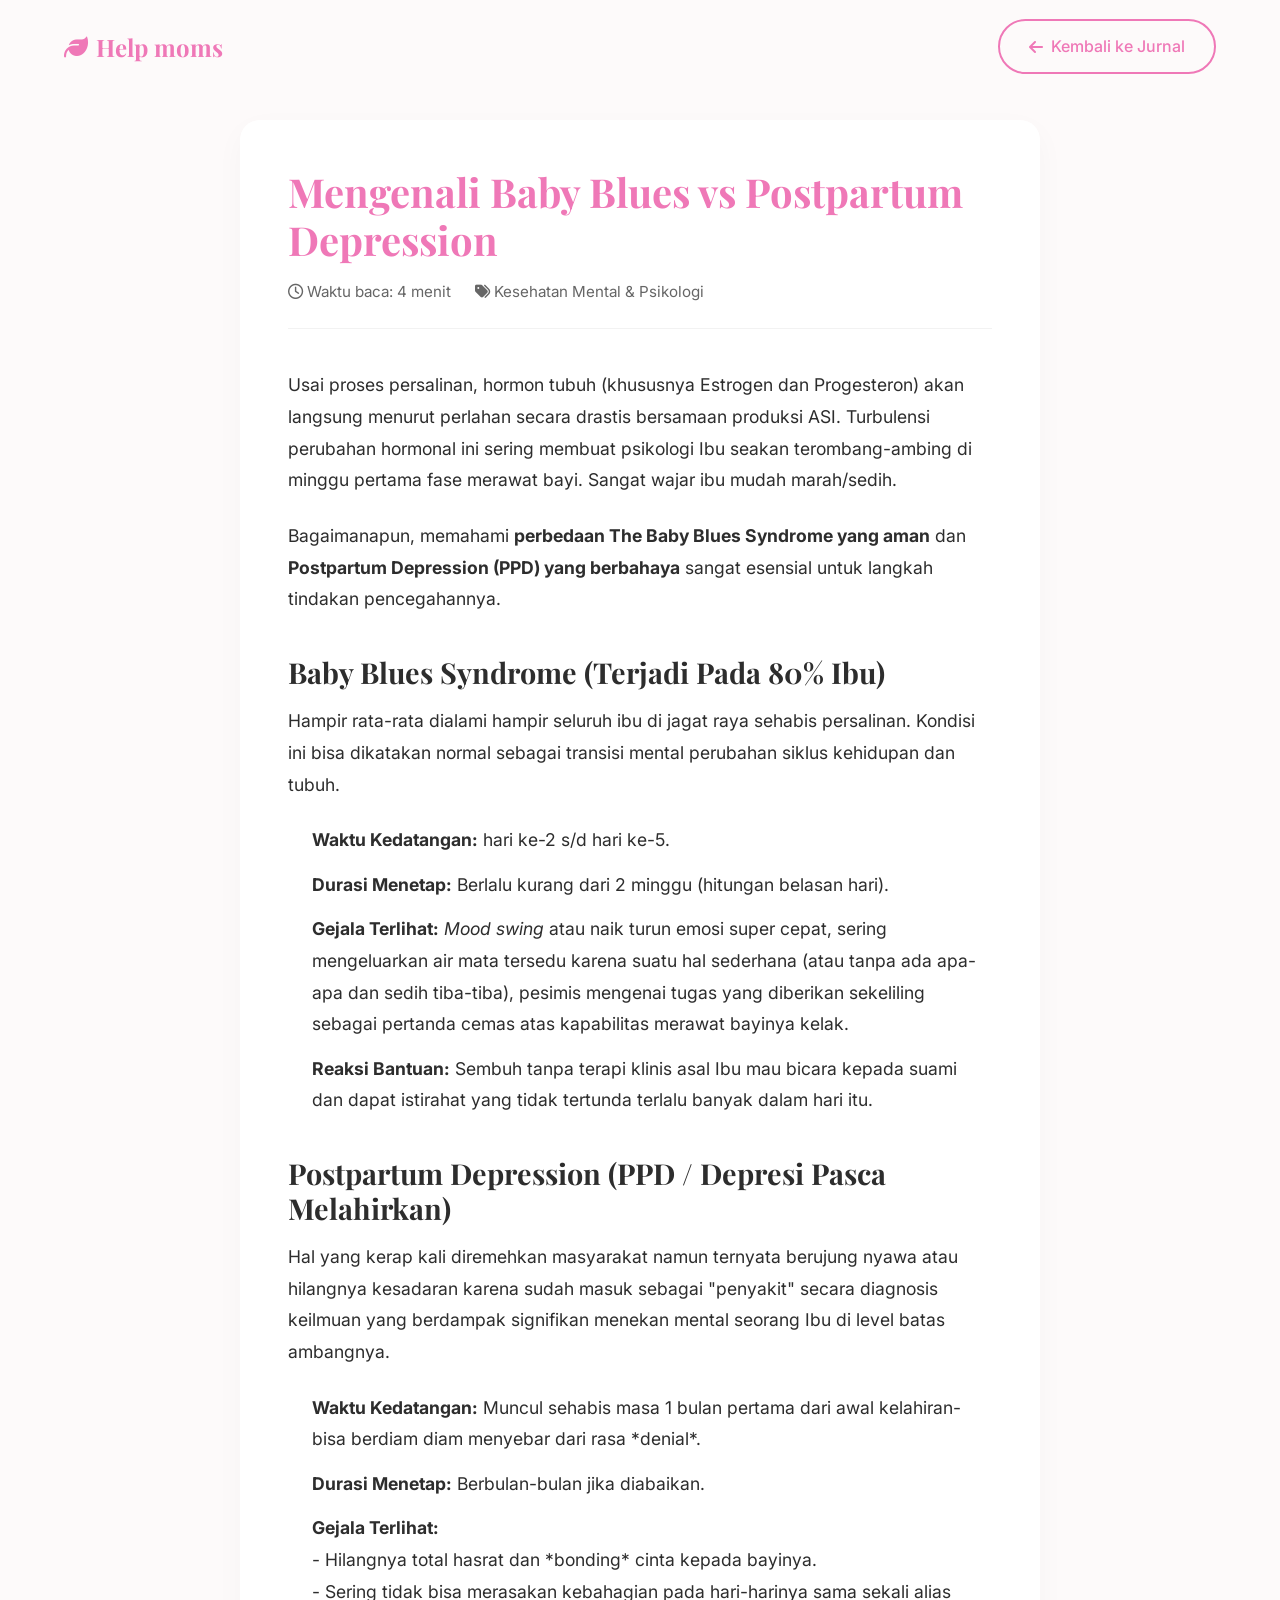
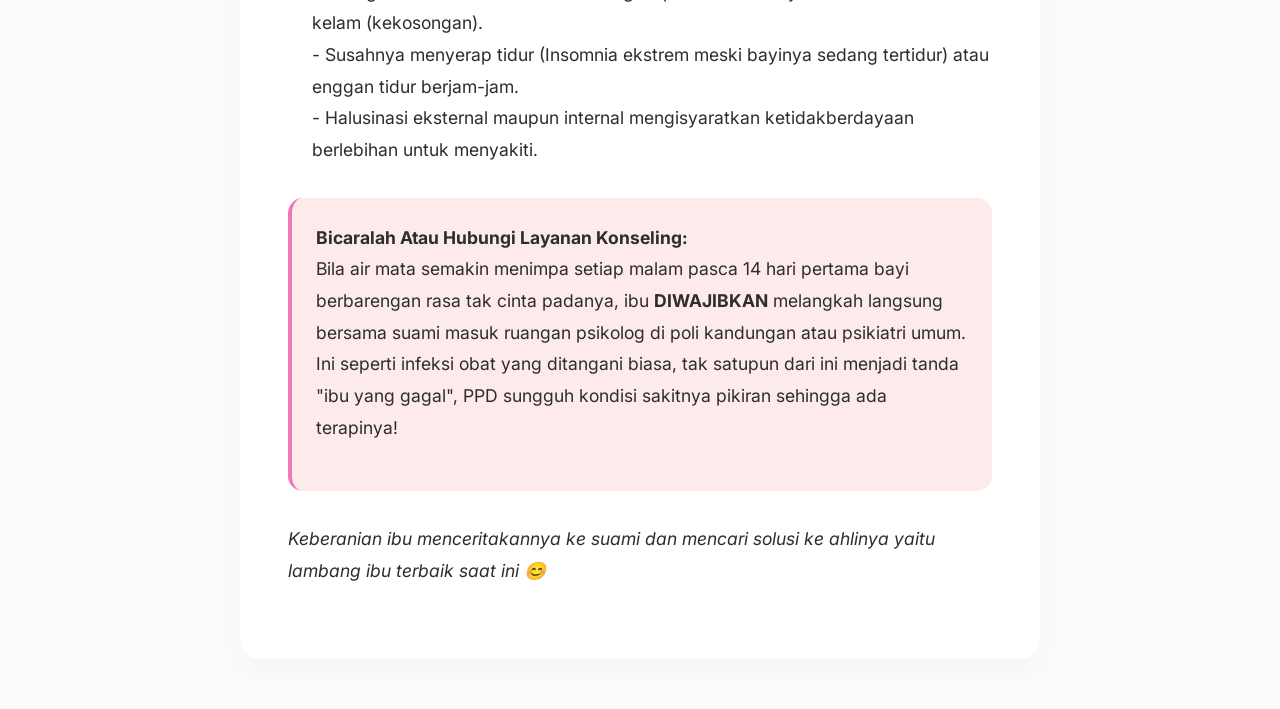
<file: article-baby-blues.html>
<!DOCTYPE html>
<html lang="id">

<head>
    <meta charset="UTF-8">
    <meta name="viewport" content="width=device-width, initial-scale=1.0">
    <title>Baby Blues vs PPD - Help moms</title>
    <!-- Google Fonts -->
    <link rel="preconnect" href="https://fonts.googleapis.com">
    <link rel="preconnect" href="https://fonts.gstatic.com" crossorigin>
    <link
        href="https://fonts.googleapis.com/css2?family=Inter:wght@300;400;500;600&family=Playfair+Display:ital,wght@0,500;0,700;1,500&display=swap"
        rel="stylesheet">
    <!-- Font Awesome -->
    <link rel="stylesheet" href="https://cdnjs.cloudflare.com/ajax/libs/font-awesome/6.4.0/css/all.min.css">
    <!-- Custom CSS -->
    <link rel="stylesheet" href="style.css">
</head>

<body class="mood-tracker-body">
    <!-- Navbar -->
    <nav class="navbar scrolled" id="navbar">
        <div class="nav-container">
            <a href="index.html" class="logo">
                <i class="fa-solid fa-leaf"></i> Help moms
            </a>
            <a href="mood-tracker.html" class="btn btn-outline"><i class="fa-solid fa-arrow-left"></i> Kembali ke
                Jurnal</a>
        </div>
    </nav>

    <!-- Main Content -->
    <main class="fade-in-up">
        <article class="article-read-container">
            <h1>Mengenali Baby Blues vs Postpartum Depression</h1>
            <div class="article-meta">
                <span><i class="fa-regular fa-clock"></i> Waktu baca: 4 menit</span>
                <span><i class="fa-solid fa-tags"></i> Kesehatan Mental & Psikologi</span>
            </div>

            <div class="article-body">
                <p>Usai proses persalinan, hormon tubuh (khususnya Estrogen dan Progesteron) akan langsung menurut
                    perlahan secara drastis bersamaan produksi ASI. Turbulensi perubahan hormonal ini sering membuat
                    psikologi Ibu seakan terombang-ambing di minggu pertama fase merawat bayi. Sangat wajar ibu mudah
                    marah/sedih.</p>
                <p>Bagaimanapun, memahami <strong>perbedaan The Baby Blues Syndrome yang aman</strong> dan
                    <strong>Postpartum Depression (PPD) yang berbahaya</strong> sangat esensial untuk langkah tindakan
                    pencegahannya.</p>

                <h2>Baby Blues Syndrome (Terjadi Pada 80% Ibu)</h2>
                <p>Hampir rata-rata dialami hampir seluruh ibu di jagat raya sehabis persalinan. Kondisi ini bisa
                    dikatakan normal sebagai transisi mental perubahan siklus kehidupan dan tubuh.</p>
                <ul>
                    <li><strong>Waktu Kedatangan:</strong> hari ke-2 s/d hari ke-5.</li>
                    <li><strong>Durasi Menetap:</strong> Berlalu kurang dari 2 minggu (hitungan belasan hari).</li>
                    <li><strong>Gejala Terlihat:</strong> <em>Mood swing</em> atau naik turun emosi super cepat, sering
                        mengeluarkan air mata tersedu karena suatu hal sederhana (atau tanpa ada apa-apa dan sedih
                        tiba-tiba), pesimis mengenai tugas yang diberikan sekeliling sebagai pertanda cemas atas
                        kapabilitas merawat bayinya kelak.</li>
                    <li><strong>Reaksi Bantuan:</strong> Sembuh tanpa terapi klinis asal Ibu mau bicara kepada suami dan
                        dapat istirahat yang tidak tertunda terlalu banyak dalam hari itu.</li>
                </ul>

                <h2>Postpartum Depression (PPD / Depresi Pasca Melahirkan)</h2>
                <p>Hal yang kerap kali diremehkan masyarakat namun ternyata berujung nyawa atau hilangnya kesadaran
                    karena sudah masuk sebagai "penyakit" secara diagnosis keilmuan yang berdampak signifikan menekan
                    mental seorang Ibu di level batas ambangnya.</p>
                <ul>
                    <li><strong>Waktu Kedatangan:</strong> Muncul sehabis masa 1 bulan pertama dari awal kelahiran-bisa
                        berdiam diam menyebar dari rasa *denial*.</li>
                    <li><strong>Durasi Menetap:</strong> Berbulan-bulan jika diabaikan.</li>
                    <li><strong>Gejala Terlihat:</strong>
                        <br>- Hilangnya total hasrat dan *bonding* cinta kepada bayinya.
                        <br>- Sering tidak bisa merasakan kebahagian pada hari-harinya sama sekali alias kelam
                        (kekosongan).
                        <br>- Susahnya menyerap tidur (Insomnia ekstrem meski bayinya sedang tertidur) atau enggan tidur
                        berjam-jam.
                        <br>- Halusinasi eksternal maupun internal mengisyaratkan ketidakberdayaan berlebihan untuk
                        menyakiti.
                    </li>
                </ul>

                <div class="highlight-box">
                    <p><strong>Bicaralah Atau Hubungi Layanan Konseling:</strong><br>Bila air mata semakin menimpa
                        setiap malam pasca 14 hari pertama bayi berbarengan rasa tak cinta padanya, ibu
                        <strong>DIWAJIBKAN</strong> melangkah langsung bersama suami masuk ruangan psikolog di poli
                        kandungan atau psikiatri umum. Ini seperti infeksi obat yang ditangani biasa, tak satupun dari
                        ini menjadi tanda "ibu yang gagal", PPD sungguh kondisi sakitnya pikiran sehingga ada terapinya!
                    </p>
                </div>

                <p><em>Keberanian ibu menceritakannya ke suami dan mencari solusi ke ahlinya yaitu lambang ibu terbaik
                        saat ini 😊</em></p>
            </div>
        </article>
    </main>
    <script src="script.js"></script>
</body>

</html>
</file>
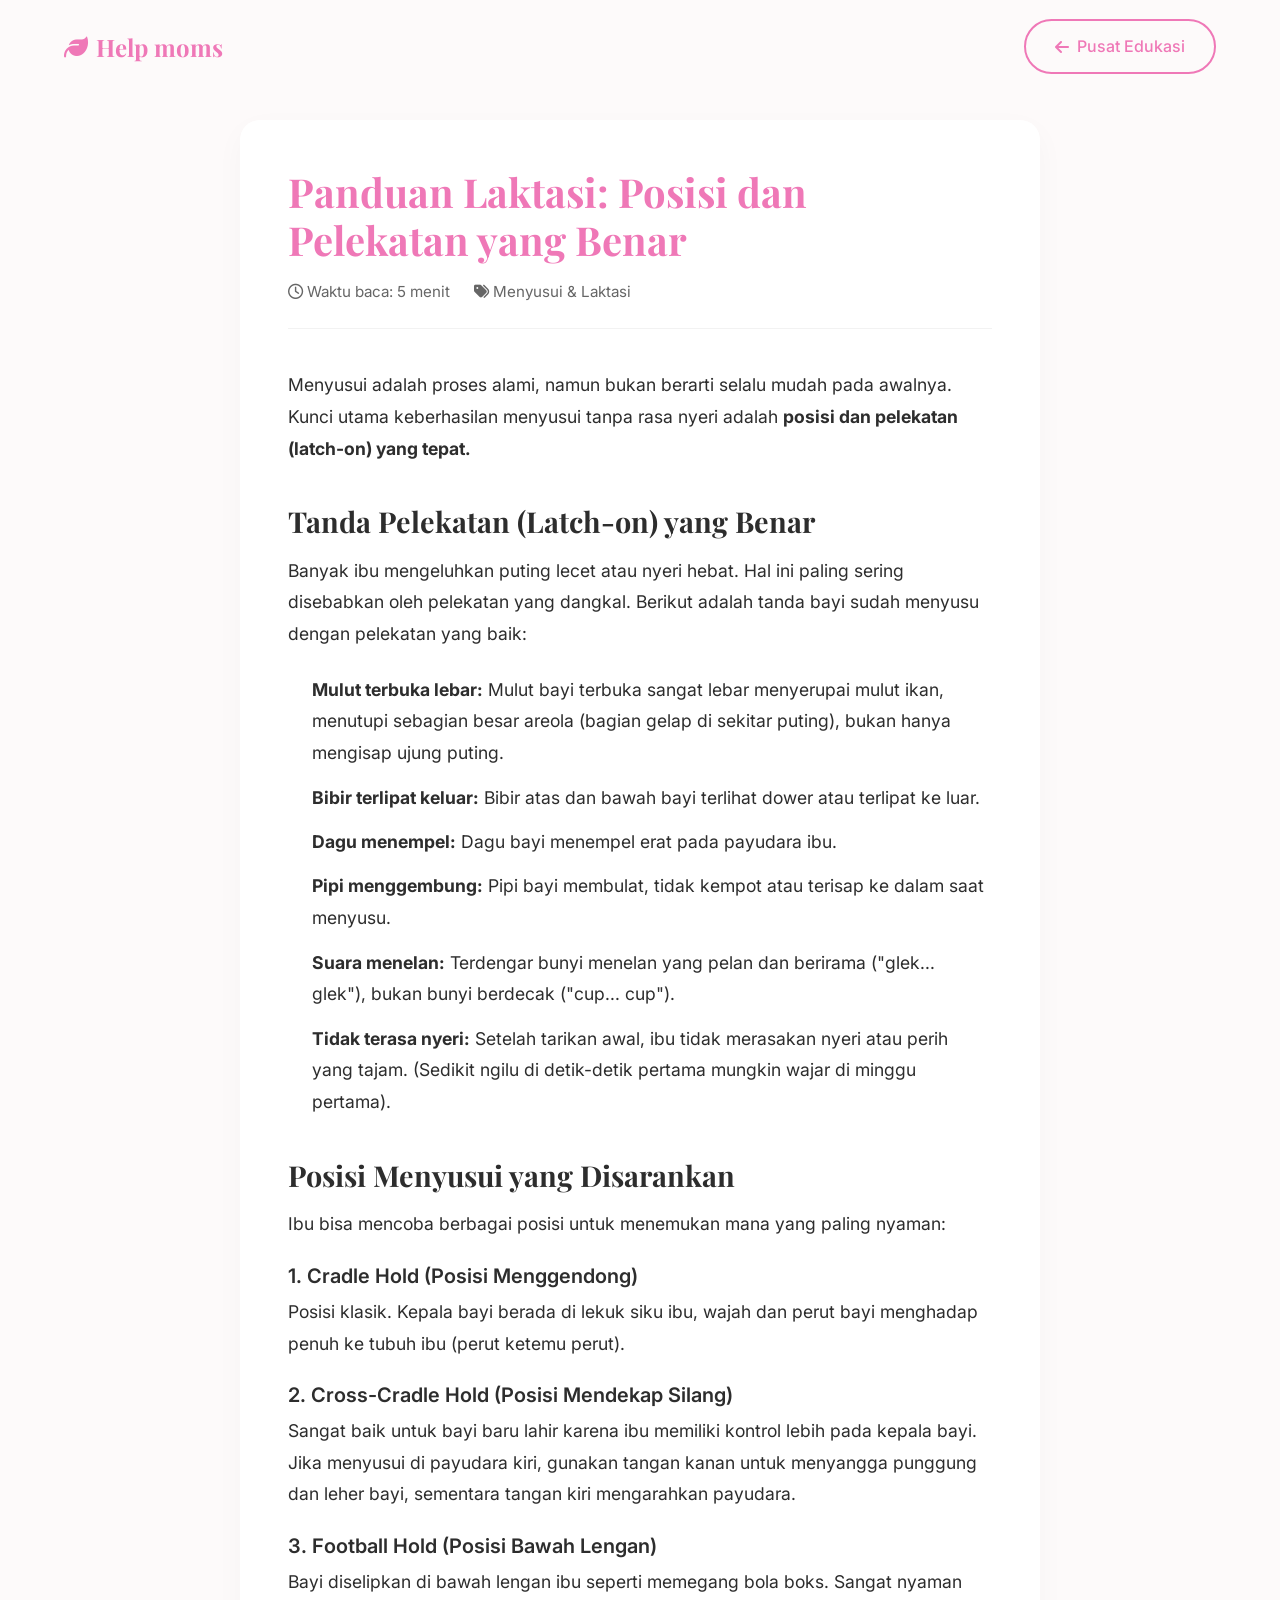
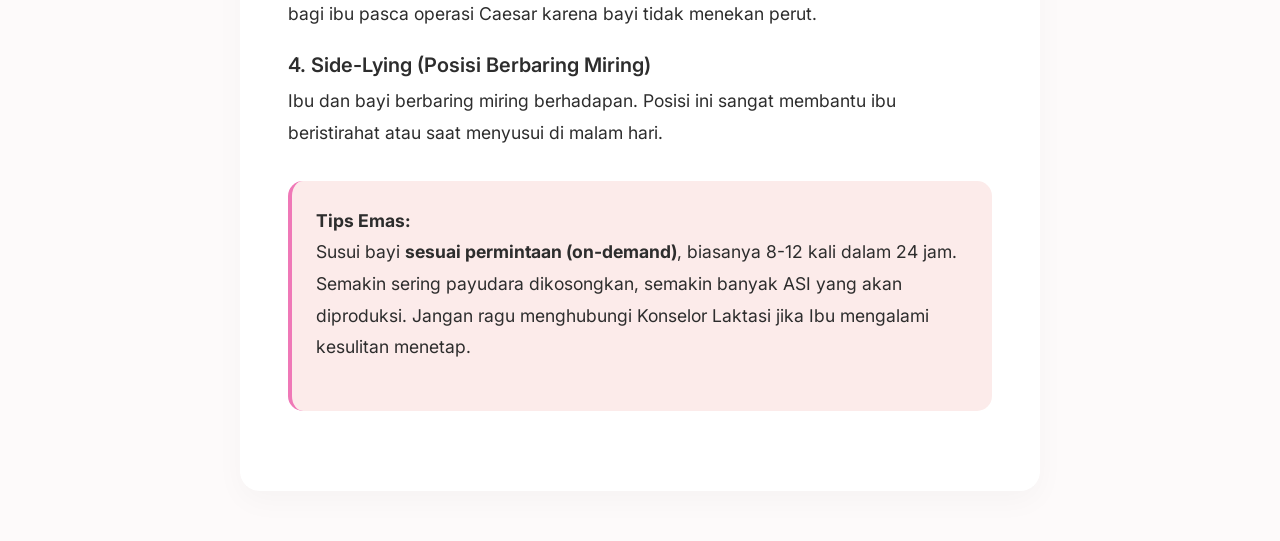
<file: article-laktasi.html>
<!DOCTYPE html>
<html lang="id">

<head>
    <meta charset="UTF-8">
    <meta name="viewport" content="width=device-width, initial-scale=1.0">
    <title>Panduan Laktasi - Help moms</title>
    <!-- Google Fonts -->
    <link rel="preconnect" href="https://fonts.googleapis.com">
    <link rel="preconnect" href="https://fonts.gstatic.com" crossorigin>
    <link
        href="https://fonts.googleapis.com/css2?family=Inter:wght@300;400;500;600&family=Playfair+Display:ital,wght@0,500;0,700;1,500&display=swap"
        rel="stylesheet">
    <!-- Font Awesome -->
    <link rel="stylesheet" href="https://cdnjs.cloudflare.com/ajax/libs/font-awesome/6.4.0/css/all.min.css">
    <!-- Custom CSS -->
    <link rel="stylesheet" href="style.css">
</head>

<body class="mood-tracker-body">
    <!-- Navbar -->
    <nav class="navbar scrolled" id="navbar">
        <div class="nav-container">
            <a href="index.html" class="logo">
                <i class="fa-solid fa-leaf"></i> Help moms
            </a>
            <a href="edukasi.html" class="btn btn-outline"><i class="fa-solid fa-arrow-left"></i> Pusat Edukasi</a>
        </div>
    </nav>

    <!-- Main Content -->
    <main class="fade-in-up">
        <article class="article-read-container">
            <h1>Panduan Laktasi: Posisi dan Pelekatan yang Benar</h1>
            <div class="article-meta">
                <span><i class="fa-regular fa-clock"></i> Waktu baca: 5 menit</span>
                <span><i class="fa-solid fa-tags"></i> Menyusui & Laktasi</span>
            </div>

            <div class="article-body">
                <p>Menyusui adalah proses alami, namun bukan berarti selalu mudah pada awalnya. Kunci utama keberhasilan
                    menyusui tanpa rasa nyeri adalah <strong>posisi dan pelekatan (latch-on) yang tepat.</strong></p>

                <h2>Tanda Pelekatan (Latch-on) yang Benar</h2>
                <p>Banyak ibu mengeluhkan puting lecet atau nyeri hebat. Hal ini paling sering disebabkan oleh pelekatan
                    yang dangkal. Berikut adalah tanda bayi sudah menyusu dengan pelekatan yang baik:</p>
                <ul>
                    <li><strong>Mulut terbuka lebar:</strong> Mulut bayi terbuka sangat lebar menyerupai mulut ikan,
                        menutupi sebagian besar areola (bagian gelap di sekitar puting), bukan hanya mengisap ujung
                        puting.</li>
                    <li><strong>Bibir terlipat keluar:</strong> Bibir atas dan bawah bayi terlihat dower atau terlipat
                        ke luar.</li>
                    <li><strong>Dagu menempel:</strong> Dagu bayi menempel erat pada payudara ibu.</li>
                    <li><strong>Pipi menggembung:</strong> Pipi bayi membulat, tidak kempot atau terisap ke dalam saat
                        menyusu.</li>
                    <li><strong>Suara menelan:</strong> Terdengar bunyi menelan yang pelan dan berirama ("glek...
                        glek"), bukan bunyi berdecak ("cup... cup").</li>
                    <li><strong>Tidak terasa nyeri:</strong> Setelah tarikan awal, ibu tidak merasakan nyeri atau perih
                        yang tajam. (Sedikit ngilu di detik-detik pertama mungkin wajar di minggu pertama).</li>
                </ul>

                <h2>Posisi Menyusui yang Disarankan</h2>
                <p>Ibu bisa mencoba berbagai posisi untuk menemukan mana yang paling nyaman:</p>

                <h3>1. Cradle Hold (Posisi Menggendong)</h3>
                <p>Posisi klasik. Kepala bayi berada di lekuk siku ibu, wajah dan perut bayi menghadap penuh ke tubuh
                    ibu (perut ketemu perut).</p>

                <h3>2. Cross-Cradle Hold (Posisi Mendekap Silang)</h3>
                <p>Sangat baik untuk bayi baru lahir karena ibu memiliki kontrol lebih pada kepala bayi. Jika menyusui
                    di payudara kiri, gunakan tangan kanan untuk menyangga punggung dan leher bayi, sementara tangan
                    kiri mengarahkan payudara.</p>

                <h3>3. Football Hold (Posisi Bawah Lengan)</h3>
                <p>Bayi diselipkan di bawah lengan ibu seperti memegang bola boks. Sangat nyaman bagi ibu pasca operasi
                    Caesar karena bayi tidak menekan perut.</p>

                <h3>4. Side-Lying (Posisi Berbaring Miring)</h3>
                <p>Ibu dan bayi berbaring miring berhadapan. Posisi ini sangat membantu ibu beristirahat atau saat
                    menyusui di malam hari.</p>

                <div class="highlight-box">
                    <p><strong>Tips Emas:</strong><br>Susui bayi <strong>sesuai permintaan (on-demand)</strong>,
                        biasanya 8-12 kali dalam 24 jam. Semakin sering payudara dikosongkan, semakin banyak ASI yang
                        akan diproduksi. Jangan ragu menghubungi Konselor Laktasi jika Ibu mengalami kesulitan menetap.
                    </p>
                </div>
            </div>
        </article>
    </main>
    <script src="script.js"></script>
</body>

</html>
</file>
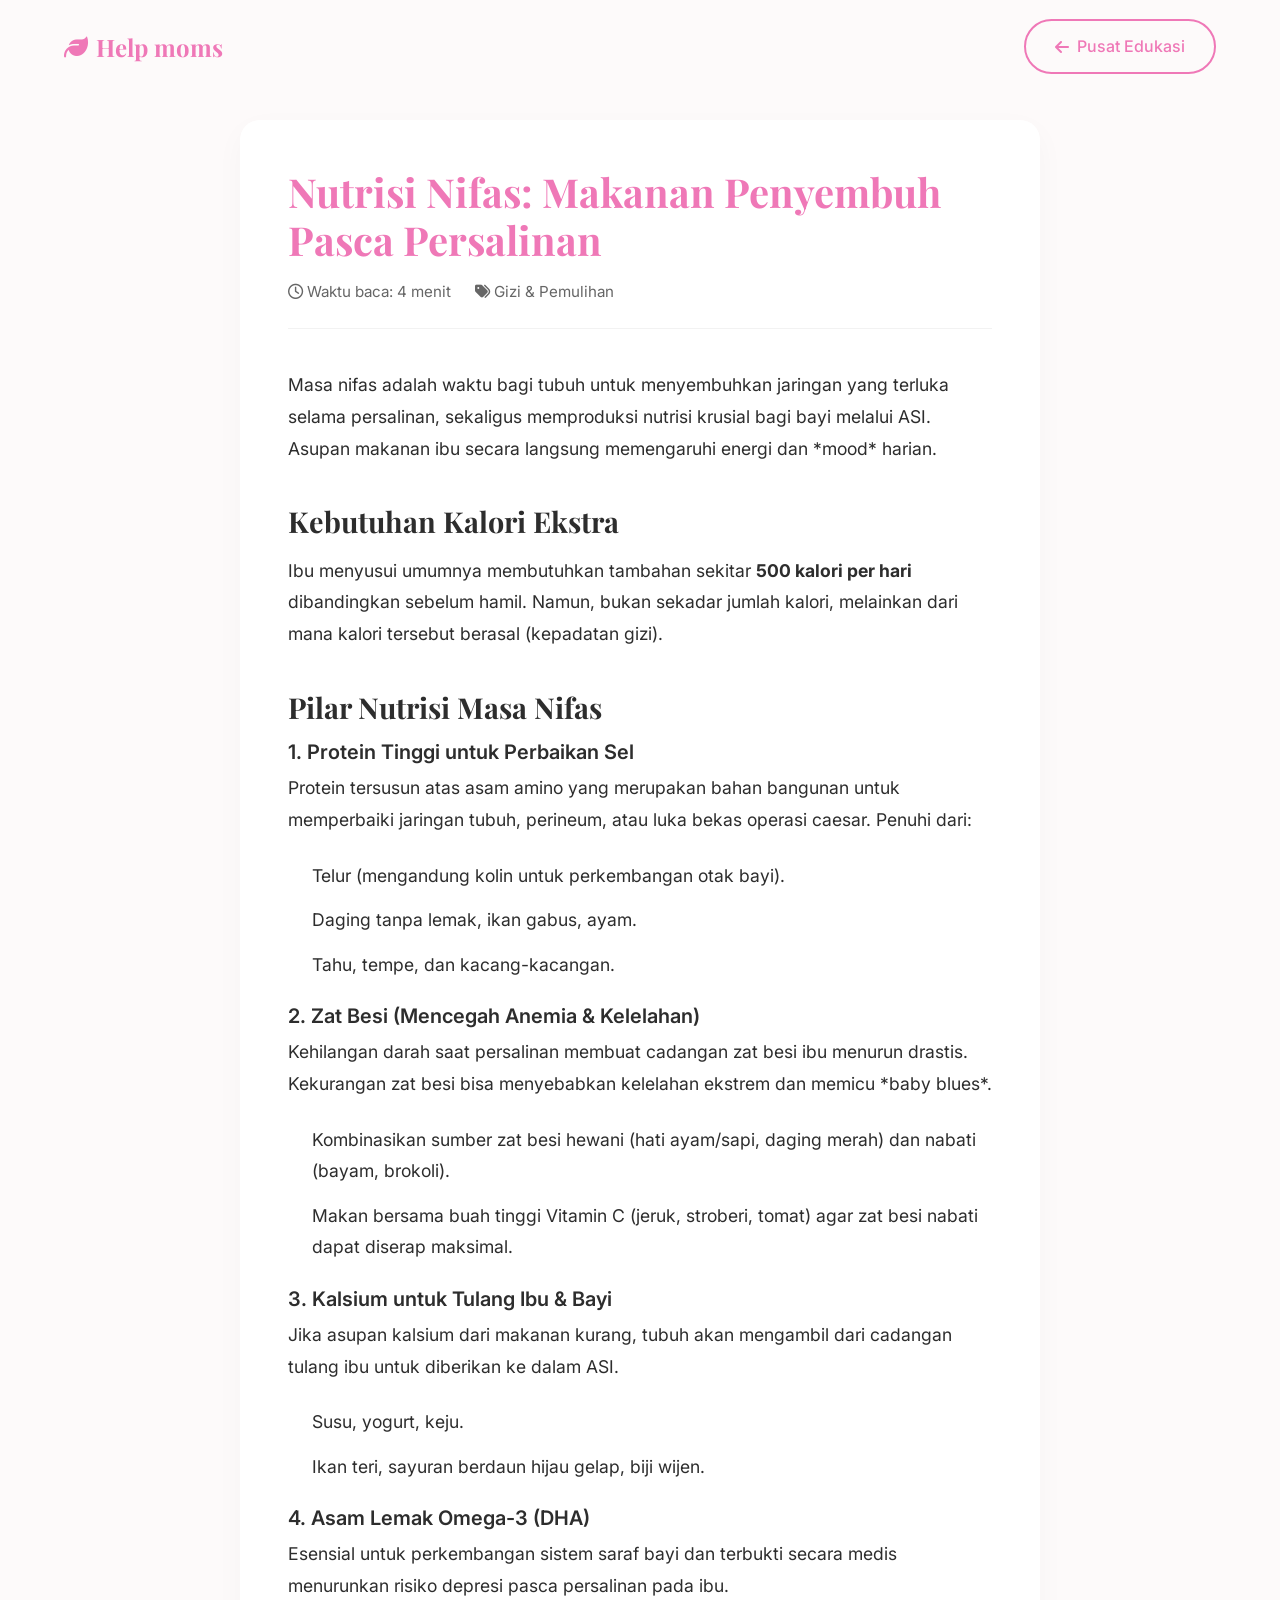
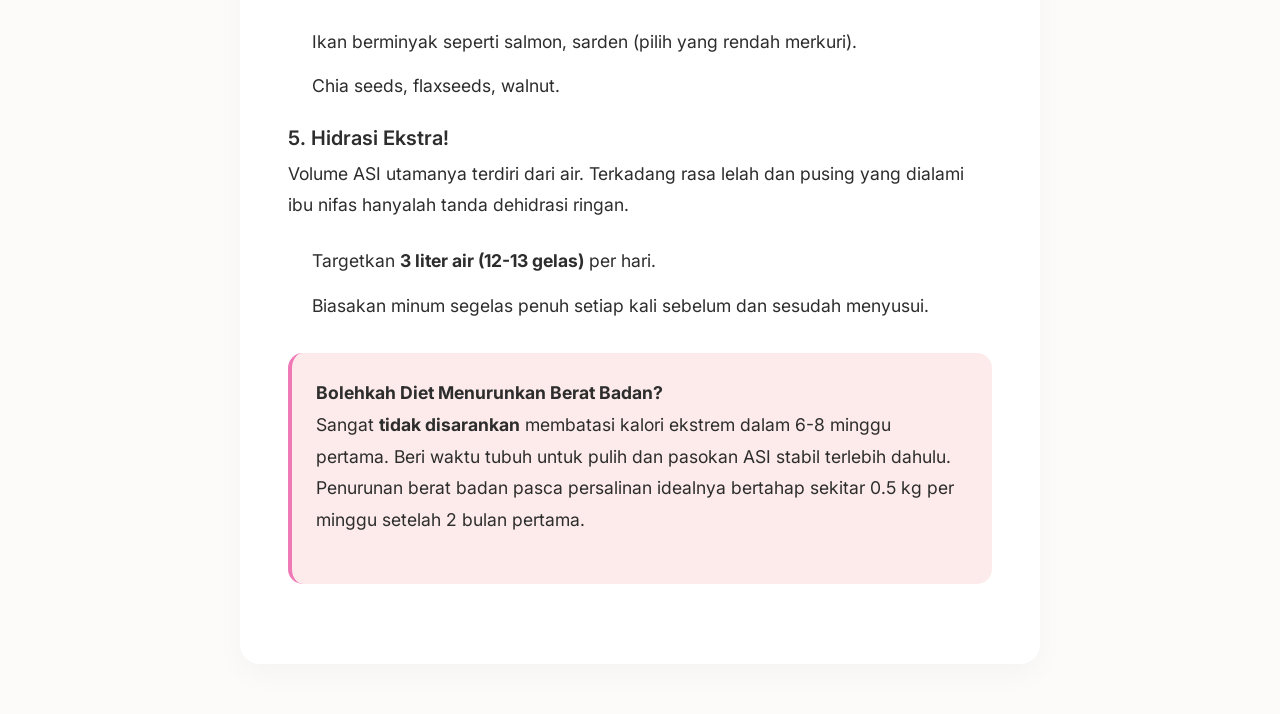
<file: article-nutrisi.html>
<!DOCTYPE html>
<html lang="id">

<head>
    <meta charset="UTF-8">
    <meta name="viewport" content="width=device-width, initial-scale=1.0">
    <title>Nutrisi Nifas - Help moms</title>
    <!-- Google Fonts -->
    <link rel="preconnect" href="https://fonts.googleapis.com">
    <link rel="preconnect" href="https://fonts.gstatic.com" crossorigin>
    <link
        href="https://fonts.googleapis.com/css2?family=Inter:wght@300;400;500;600&family=Playfair+Display:ital,wght@0,500;0,700;1,500&display=swap"
        rel="stylesheet">
    <!-- Font Awesome -->
    <link rel="stylesheet" href="https://cdnjs.cloudflare.com/ajax/libs/font-awesome/6.4.0/css/all.min.css">
    <!-- Custom CSS -->
    <link rel="stylesheet" href="style.css">
</head>

<body class="mood-tracker-body">
    <!-- Navbar -->
    <nav class="navbar scrolled" id="navbar">
        <div class="nav-container">
            <a href="index.html" class="logo">
                <i class="fa-solid fa-leaf"></i> Help moms
            </a>
            <a href="edukasi.html" class="btn btn-outline"><i class="fa-solid fa-arrow-left"></i> Pusat Edukasi</a>
        </div>
    </nav>

    <!-- Main Content -->
    <main class="fade-in-up">
        <article class="article-read-container">
            <h1>Nutrisi Nifas: Makanan Penyembuh Pasca Persalinan</h1>
            <div class="article-meta">
                <span><i class="fa-regular fa-clock"></i> Waktu baca: 4 menit</span>
                <span><i class="fa-solid fa-tags"></i> Gizi & Pemulihan</span>
            </div>

            <div class="article-body">
                <p>Masa nifas adalah waktu bagi tubuh untuk menyembuhkan jaringan yang terluka selama persalinan,
                    sekaligus memproduksi nutrisi krusial bagi bayi melalui ASI. Asupan makanan ibu secara langsung
                    memengaruhi energi dan *mood* harian.</p>

                <h2>Kebutuhan Kalori Ekstra</h2>
                <p>Ibu menyusui umumnya membutuhkan tambahan sekitar <strong>500 kalori per hari</strong> dibandingkan
                    sebelum hamil. Namun, bukan sekadar jumlah kalori, melainkan dari mana kalori tersebut berasal
                    (kepadatan gizi).</p>

                <h2>Pilar Nutrisi Masa Nifas</h2>

                <h3>1. Protein Tinggi untuk Perbaikan Sel</h3>
                <p>Protein tersusun atas asam amino yang merupakan bahan bangunan untuk memperbaiki jaringan tubuh,
                    perineum, atau luka bekas operasi caesar. Penuhi dari:</p>
                <ul>
                    <li>Telur (mengandung kolin untuk perkembangan otak bayi).</li>
                    <li>Daging tanpa lemak, ikan gabus, ayam.</li>
                    <li>Tahu, tempe, dan kacang-kacangan.</li>
                </ul>

                <h3>2. Zat Besi (Mencegah Anemia & Kelelahan)</h3>
                <p>Kehilangan darah saat persalinan membuat cadangan zat besi ibu menurun drastis. Kekurangan zat besi
                    bisa menyebabkan kelelahan ekstrem dan memicu *baby blues*.</p>
                <ul>
                    <li>Kombinasikan sumber zat besi hewani (hati ayam/sapi, daging merah) dan nabati (bayam, brokoli).
                    </li>
                    <li>Makan bersama buah tinggi Vitamin C (jeruk, stroberi, tomat) agar zat besi nabati dapat diserap
                        maksimal.</li>
                </ul>

                <h3>3. Kalsium untuk Tulang Ibu & Bayi</h3>
                <p>Jika asupan kalsium dari makanan kurang, tubuh akan mengambil dari cadangan tulang ibu untuk
                    diberikan ke dalam ASI.</p>
                <ul>
                    <li>Susu, yogurt, keju.</li>
                    <li>Ikan teri, sayuran berdaun hijau gelap, biji wijen.</li>
                </ul>

                <h3>4. Asam Lemak Omega-3 (DHA)</h3>
                <p>Esensial untuk perkembangan sistem saraf bayi dan terbukti secara medis menurunkan risiko depresi
                    pasca persalinan pada ibu.</p>
                <ul>
                    <li>Ikan berminyak seperti salmon, sarden (pilih yang rendah merkuri).</li>
                    <li>Chia seeds, flaxseeds, walnut.</li>
                </ul>

                <h3>5. Hidrasi Ekstra!</h3>
                <p>Volume ASI utamanya terdiri dari air. Terkadang rasa lelah dan pusing yang dialami ibu nifas hanyalah
                    tanda dehidrasi ringan.</p>
                <ul>
                    <li>Targetkan <strong>3 liter air (12-13 gelas)</strong> per hari.</li>
                    <li>Biasakan minum segelas penuh setiap kali sebelum dan sesudah menyusui.</li>
                </ul>

                <div class="highlight-box">
                    <p><strong>Bolehkah Diet Menurunkan Berat Badan?</strong><br>Sangat <strong>tidak
                            disarankan</strong> membatasi kalori ekstrem dalam 6-8 minggu pertama. Beri waktu tubuh
                        untuk pulih dan pasokan ASI stabil terlebih dahulu. Penurunan berat badan pasca persalinan
                        idealnya bertahap sekitar 0.5 kg per minggu setelah 2 bulan pertama.</p>
                </div>
            </div>
        </article>
    </main>
    <script src="script.js"></script>
</body>

</html>
</file>
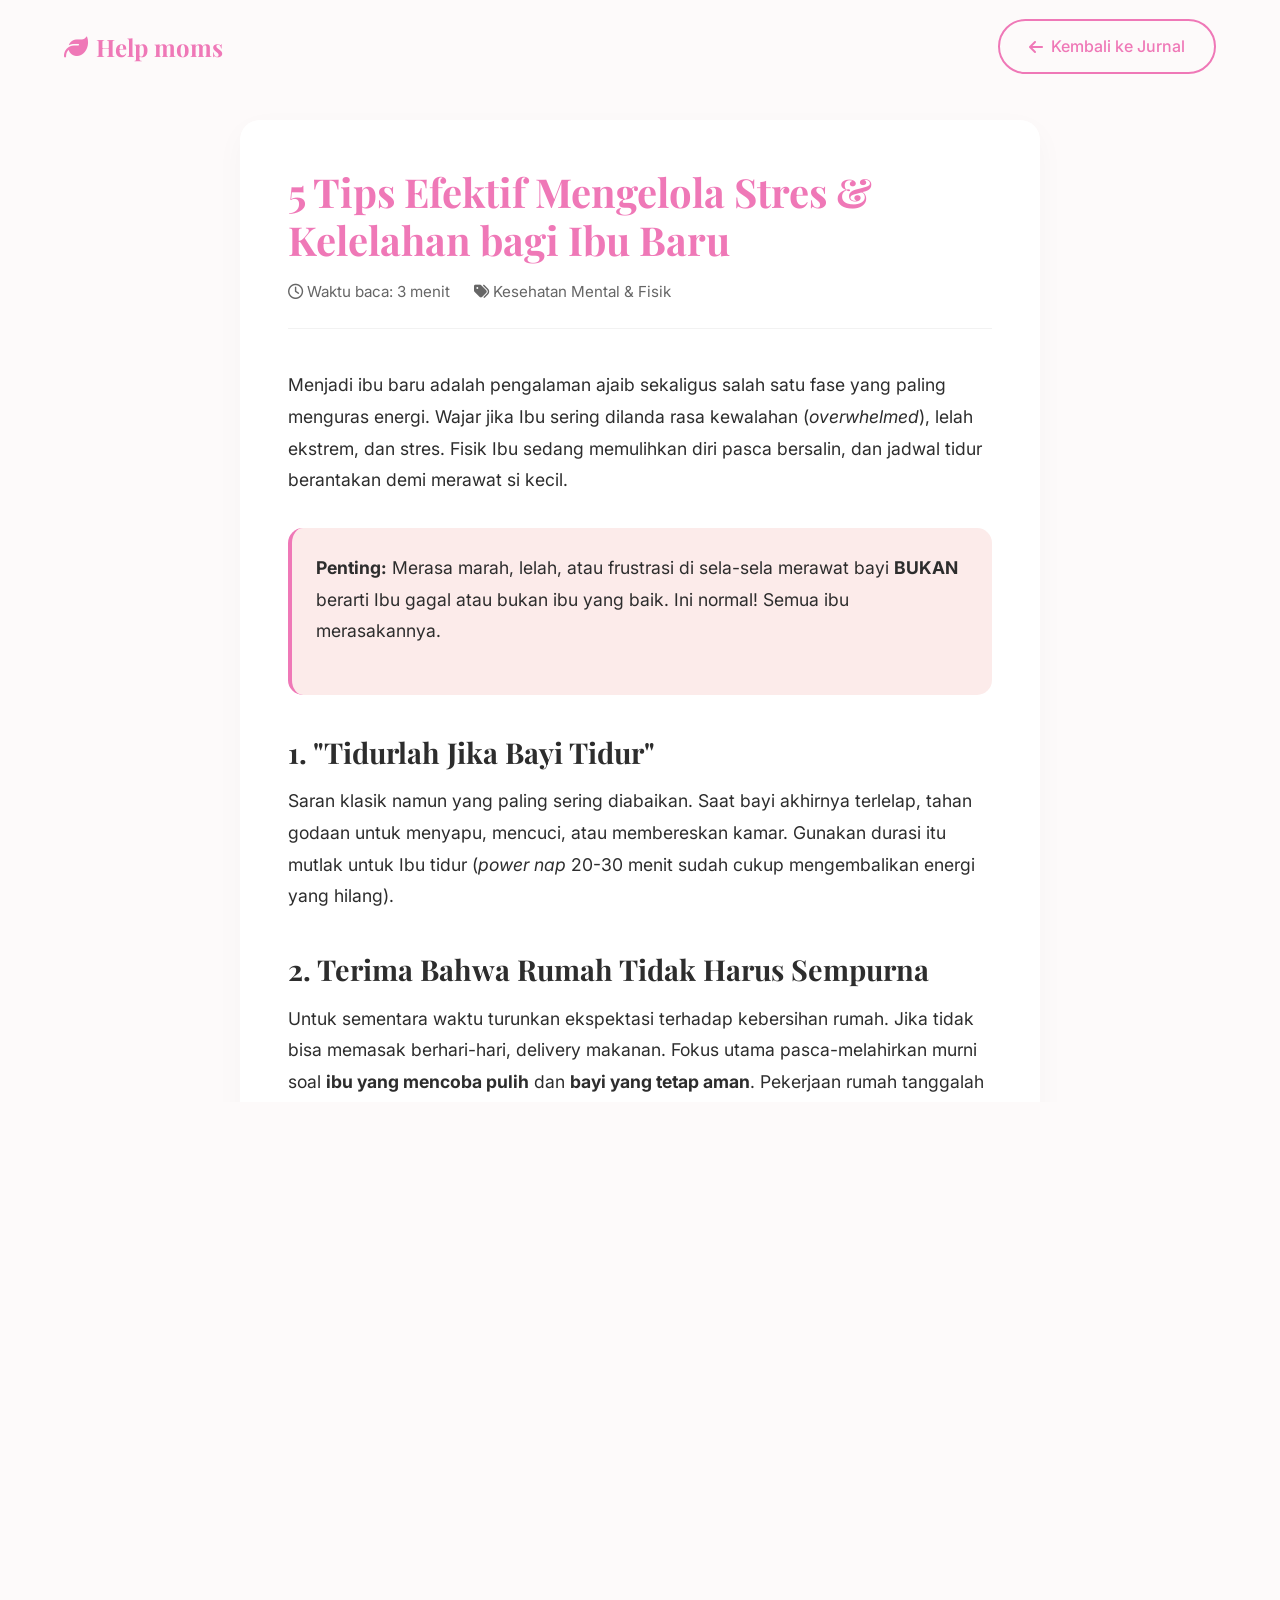
<file: article-stress-tips.html>
<!DOCTYPE html>
<html lang="id">

<head>
    <meta charset="UTF-8">
    <meta name="viewport" content="width=device-width, initial-scale=1.0">
    <title>Mengelola Stres & Kelelahan - Help moms</title>
    <!-- Google Fonts -->
    <link rel="preconnect" href="https://fonts.googleapis.com">
    <link rel="preconnect" href="https://fonts.gstatic.com" crossorigin>
    <link
        href="https://fonts.googleapis.com/css2?family=Inter:wght@300;400;500;600&family=Playfair+Display:ital,wght@0,500;0,700;1,500&display=swap"
        rel="stylesheet">
    <!-- Font Awesome -->
    <link rel="stylesheet" href="https://cdnjs.cloudflare.com/ajax/libs/font-awesome/6.4.0/css/all.min.css">
    <!-- Custom CSS -->
    <link rel="stylesheet" href="style.css">
</head>

<body class="mood-tracker-body">
    <!-- Navbar -->
    <nav class="navbar scrolled" id="navbar">
        <div class="nav-container">
            <a href="index.html" class="logo">
                <i class="fa-solid fa-leaf"></i> Help moms
            </a>
            <a href="mood-tracker.html" class="btn btn-outline"><i class="fa-solid fa-arrow-left"></i> Kembali ke
                Jurnal</a>
        </div>
    </nav>

    <!-- Main Content -->
    <main class="fade-in-up">
        <article class="article-read-container">
            <h1>5 Tips Efektif Mengelola Stres & Kelelahan bagi Ibu Baru</h1>
            <div class="article-meta">
                <span><i class="fa-regular fa-clock"></i> Waktu baca: 3 menit</span>
                <span><i class="fa-solid fa-tags"></i> Kesehatan Mental & Fisik</span>
            </div>

            <div class="article-body">
                <p>Menjadi ibu baru adalah pengalaman ajaib sekaligus salah satu fase yang paling menguras energi. Wajar
                    jika Ibu sering dilanda rasa kewalahan (<em>overwhelmed</em>), lelah ekstrem, dan stres. Fisik Ibu
                    sedang memulihkan diri pasca bersalin, dan jadwal tidur berantakan demi merawat si kecil.</p>

                <div class="highlight-box">
                    <p><strong>Penting:</strong> Merasa marah, lelah, atau frustrasi di sela-sela merawat bayi
                        <strong>BUKAN</strong> berarti Ibu gagal atau bukan ibu yang baik. Ini normal! Semua ibu
                        merasakannya.</p>
                </div>

                <h2>1. "Tidurlah Jika Bayi Tidur"</h2>
                <p>Saran klasik namun yang paling sering diabaikan. Saat bayi akhirnya terlelap, tahan godaan untuk
                    menyapu, mencuci, atau membereskan kamar. Gunakan durasi itu mutlak untuk Ibu tidur (<em>power
                        nap</em> 20-30 menit sudah cukup mengembalikan energi yang hilang).</p>

                <h2>2. Terima Bahwa Rumah Tidak Harus Sempurna</h2>
                <p>Untuk sementara waktu turunkan ekspektasi terhadap kebersihan rumah. Jika tidak bisa memasak
                    berhari-hari, delivery makanan. Fokus utama pasca-melahirkan murni soal <strong>ibu yang mencoba
                        pulih</strong> dan <strong>bayi yang tetap aman</strong>. Pekerjaan rumah tanggalah yang
                    semestinya menunggu.</p>

                <h2>3. Jangan Ragu Jika Harus Meminta Tolong</h2>
                <p>Merawat anak bukan pekerjaan perseorangan, <em>it takes a village</em>. Jangan merasa bersalah jika
                    harus nitip anak ke suami atau memanggil keluarga selama 1-2 jam. Berikan bayi Anda dan segera masuk
                    ke tempat tidur tanpa memikirkan tangisan bayi selagi mereka bisa dihibur pengasuh sementara
                    tersebut.</p>

                <h2>4. Ciptakan Porsi "Me-Time" Skala Mikro</h2>
                <p>Ibu bukan berarti kehilangan jati diri sepenuhnya. Luangkan 15 menit saja seharinya murni memeluk apa
                    yang Ibu sukai. Duduk sambil menyeruput secangkir teh panas santai tanpa diganggu, mandi sedikit
                    lebih lama, atau menonton sesuatu yang menyenangkan di internet. 15 menit cukup menjauhkan rasa gila
                    rutinitas.</p>

                <h2>5. Komunikasikan Tugas di Malam Hari Bersama Pasangan</h2>
                <p>Rasa lelah fisik memicu depresi atau perdebatan mudah terbakar emosi. Ajak pasangan kerja sama yang
                    spesifik—alih-alih sekadar "Tolong bantu". Misalnya: Ibu fokus pada pemberian ASI dan pasangan
                    bertugas membedong, memposisikan serdawa bayi, atau menenangkan tangis pertama.</p>

                <br>
                <p><em>Ingat ya Bu: Ibu yang bahagia membesarkan anak bahagia (Happy Mom = Happy Baby). Istirahatlah.
                        Ibu sangat berhak beristirahat! 🥰</em></p>
            </div>
        </article>
    </main>
    <script src="script.js"></script>
</body>

</html>
</file>
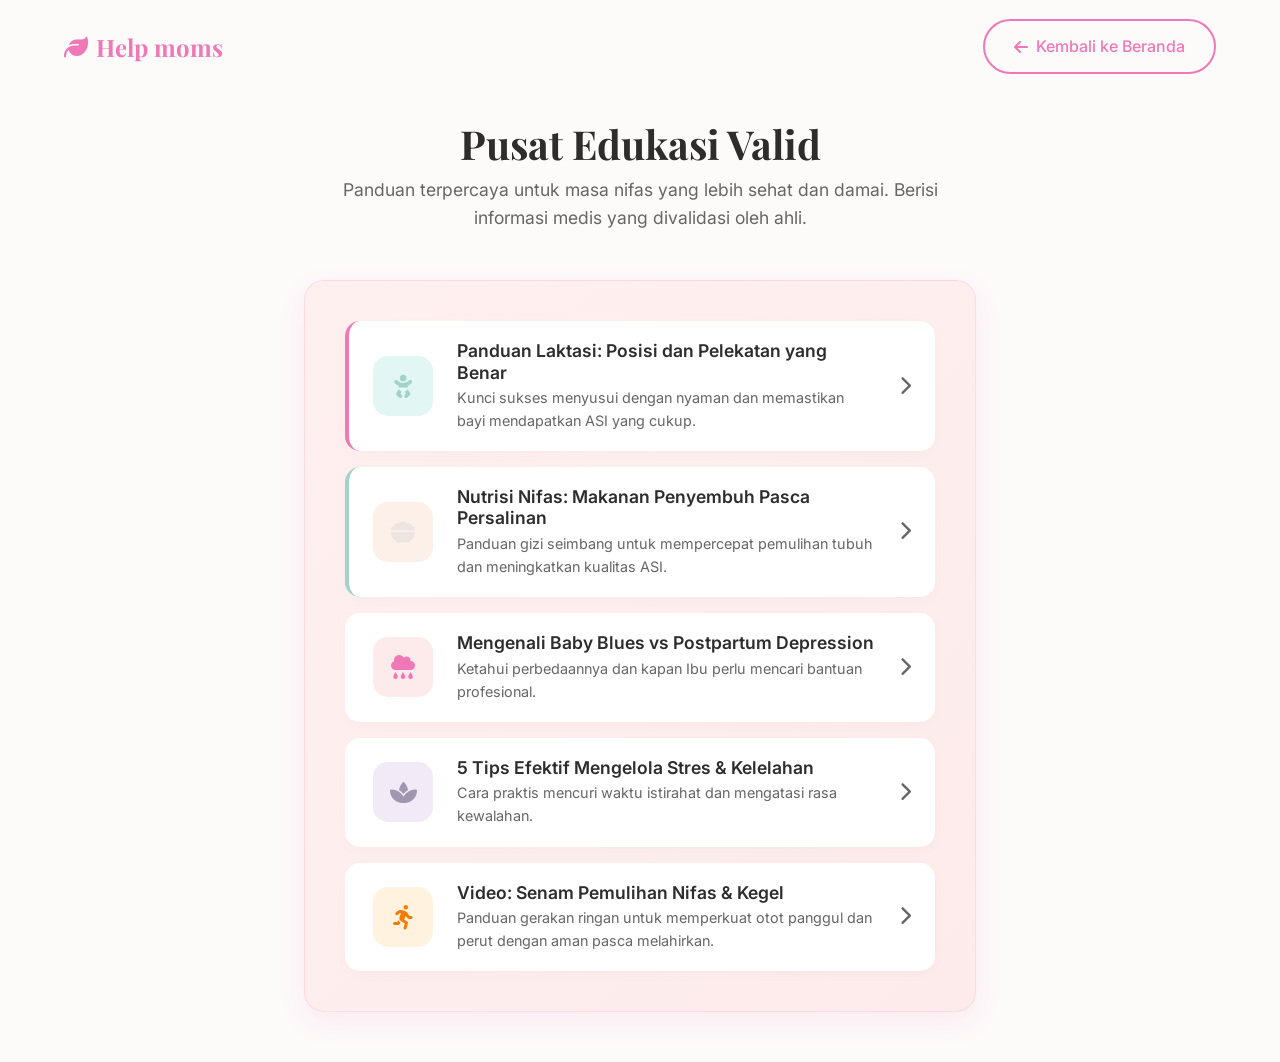
<file: edukasi.html>
<!DOCTYPE html>
<html lang="id">

<head>
    <meta charset="UTF-8">
    <meta name="viewport" content="width=device-width, initial-scale=1.0">
    <title>Pusat Edukasi - Help moms</title>
    <!-- Google Fonts -->
    <link rel="preconnect" href="https://fonts.googleapis.com">
    <link rel="preconnect" href="https://fonts.gstatic.com" crossorigin>
    <link
        href="https://fonts.googleapis.com/css2?family=Inter:wght@300;400;500;600&family=Playfair+Display:ital,wght@0,500;0,700;1,500&display=swap"
        rel="stylesheet">
    <!-- Font Awesome -->
    <link rel="stylesheet" href="https://cdnjs.cloudflare.com/ajax/libs/font-awesome/6.4.0/css/all.min.css">
    <!-- Custom CSS -->
    <link rel="stylesheet" href="style.css">
</head>

<body class="mood-tracker-body">
    <!-- Navbar -->
    <nav class="navbar scrolled" id="navbar">
        <div class="nav-container">
            <a href="index.html" class="logo">
                <i class="fa-solid fa-leaf"></i> Help moms
            </a>
            <a href="index.html" class="btn btn-outline"><i class="fa-solid fa-arrow-left"></i> Kembali ke Beranda</a>
        </div>
    </nav>

    <!-- Main Content -->
    <main class="tracker-container fade-in-up">
        <header class="tracker-header">
            <h1>Pusat Edukasi Valid</h1>
            <p>Panduan terpercaya untuk masa nifas yang lebih sehat dan damai. Berisi informasi medis yang divalidasi
                oleh ahli.</p>
        </header>

        <section class="recommendation-section">
            <div class="article-list">
                <!-- Laktasi -->
                <a href="article-laktasi.html" class="article-card">
                    <div class="article-icon mint-bg"><i class="fa-solid fa-baby"></i></div>
                    <div class="article-info">
                        <h3>Panduan Laktasi: Posisi dan Pelekatan yang Benar</h3>
                        <p>Kunci sukses menyusui dengan nyaman dan memastikan bayi mendapatkan ASI yang cukup.</p>
                    </div>
                    <i class="fa-solid fa-chevron-right arrow-icon"></i>
                </a>

                <!-- Nutrisi Nifas -->
                <a href="article-nutrisi.html" class="article-card">
                    <div class="article-icon peach-bg"><i class="fa-solid fa-bowl-food"></i></div>
                    <div class="article-info">
                        <h3>Nutrisi Nifas: Makanan Penyembuh Pasca Persalinan</h3>
                        <p>Panduan gizi seimbang untuk mempercepat pemulihan tubuh dan meningkatkan kualitas ASI.</p>
                    </div>
                    <i class="fa-solid fa-chevron-right arrow-icon"></i>
                </a>

                <!-- Mental Health (Existing) -->
                <a href="article-baby-blues.html" class="article-card">
                    <div class="article-icon pink-bg"><i class="fa-solid fa-cloud-rain"></i></div>
                    <div class="article-info">
                        <h3>Mengenali Baby Blues vs Postpartum Depression</h3>
                        <p>Ketahui perbedaannya dan kapan Ibu perlu mencari bantuan profesional.</p>
                    </div>
                    <i class="fa-solid fa-chevron-right arrow-icon"></i>
                </a>

                <!-- Stres Tips (Existing) -->
                <a href="article-stress-tips.html" class="article-card">
                    <div class="article-icon purple-bg"><i class="fa-solid fa-spa"></i></div>
                    <div class="article-info">
                        <h3>5 Tips Efektif Mengelola Stres & Kelelahan</h3>
                        <p>Cara praktis mencuri waktu istirahat dan mengatasi rasa kewalahan.</p>
                    </div>
                    <i class="fa-solid fa-chevron-right arrow-icon"></i>
                </a>

                <!-- Video Senam Nifas -->
                <a href="video-senam.html" class="article-card">
                    <div class="article-icon custom-orange-bg"><i class="fa-solid fa-person-running"></i></div>
                    <div class="article-info">
                        <h3>Video: Senam Pemulihan Nifas & Kegel</h3>
                        <p>Panduan gerakan ringan untuk memperkuat otot panggul dan perut dengan aman pasca melahirkan.
                        </p>
                    </div>
                    <i class="fa-solid fa-chevron-right arrow-icon"></i>
                </a>
            </div>
        </section>
    </main>

    <script src="script.js"></script>
</body>

</html>
</file>
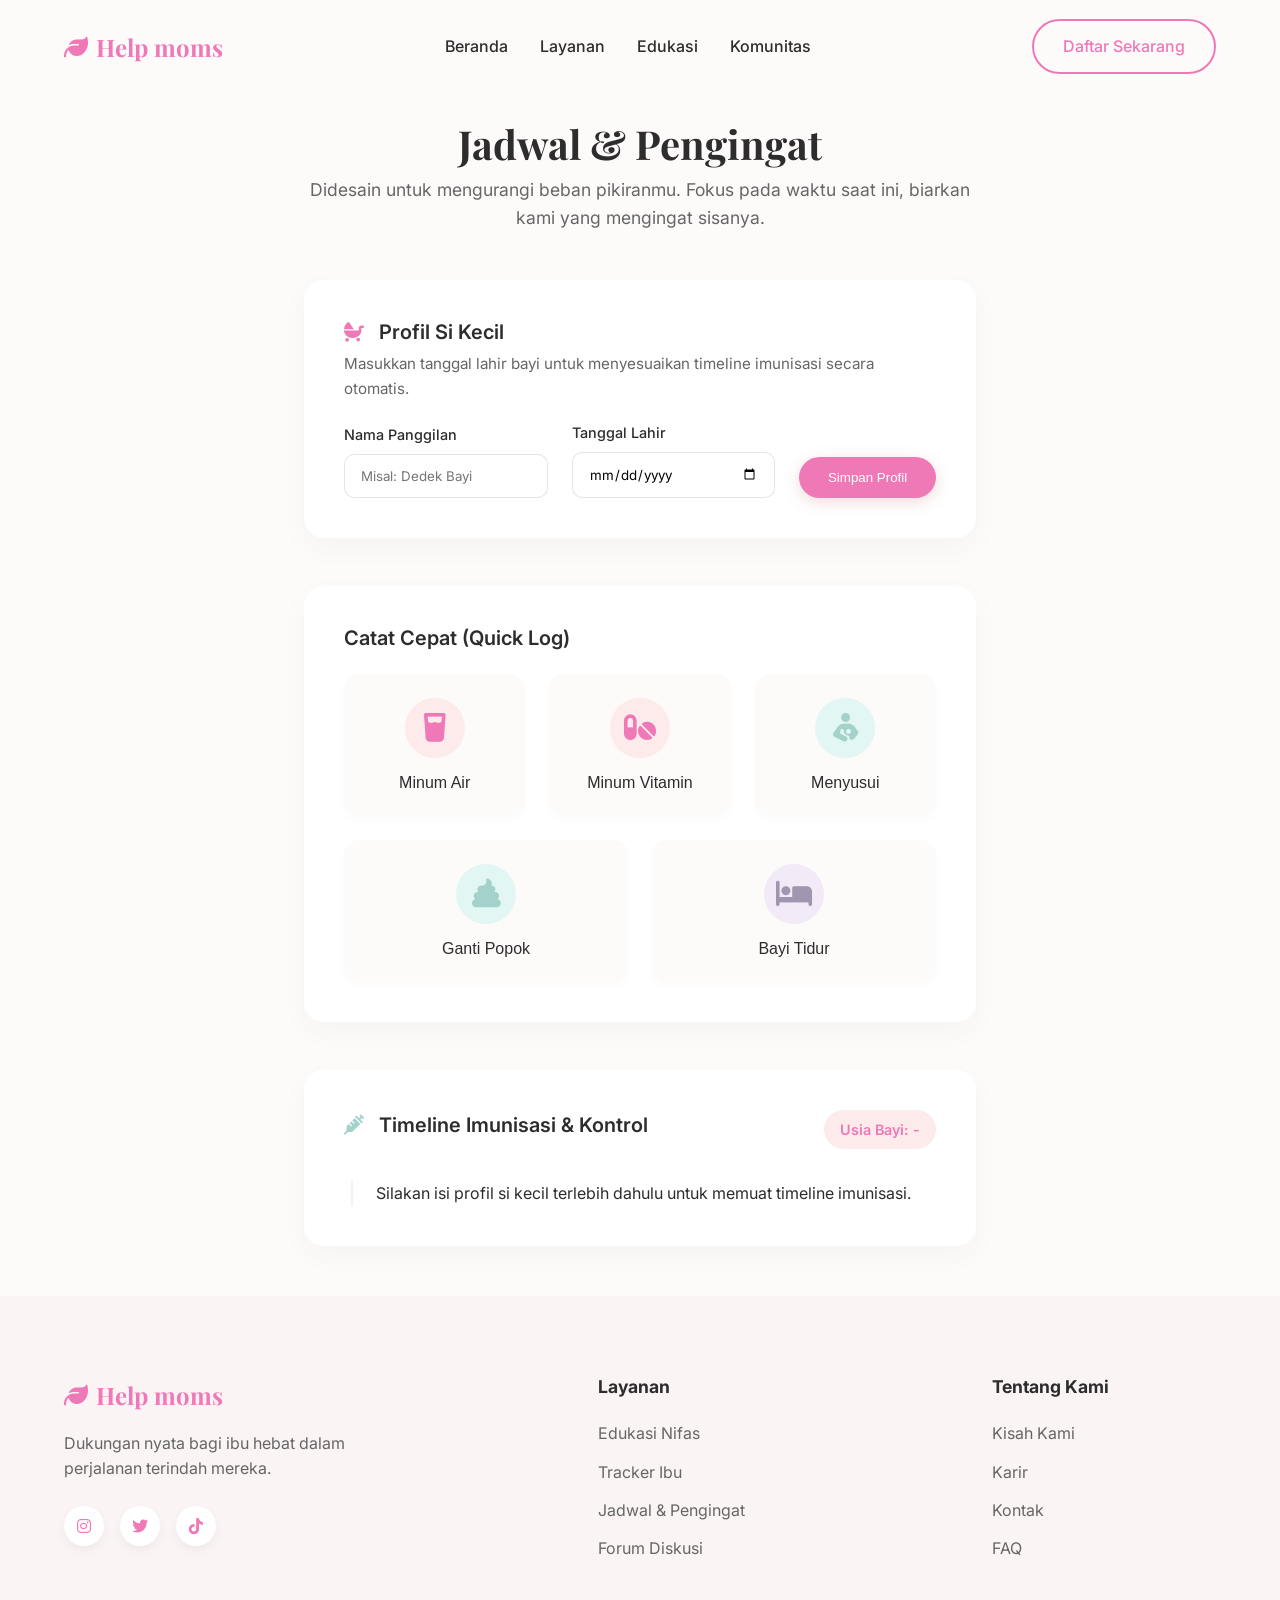
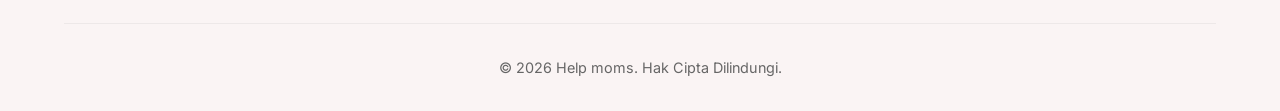
<file: jadwal.html>
<!DOCTYPE html>
<html lang="id">

<head>
    <meta charset="UTF-8">
    <meta name="viewport" content="width=device-width, initial-scale=1.0">
    <title>Jadwal & Pengingat - Help moms</title>
    <meta name="description"
        content="Atur jadwal harian, pengingat minum obat, dan timeline imunisasi bayi dengan mudah di Help moms.">

    <!-- Google Fonts -->
    <link rel="preconnect" href="https://fonts.googleapis.com">
    <link rel="preconnect" href="https://fonts.gstatic.com" crossorigin>
    <link
        href="https://fonts.googleapis.com/css2?family=Inter:wght@300;400;500;600&family=Playfair+Display:ital,wght@0,500;0,700;1,500&display=swap"
        rel="stylesheet">

    <!-- Font Awesome -->
    <link rel="stylesheet" href="https://cdnjs.cloudflare.com/ajax/libs/font-awesome/6.4.0/css/all.min.css">

    <!-- Custom CSS -->
    <link rel="stylesheet" href="style.css">
</head>

<body class="mood-tracker-body"> <!-- Reusing light background styling -->
    <!-- Navbar -->
    <nav class="navbar" id="navbar">
        <div class="nav-container">
            <a href="index.html" class="logo">
                <i class="fa-solid fa-leaf"></i> Help moms
            </a>
            <ul class="nav-links">
                <li><a href="index.html#beranda">Beranda</a></li>
                <li><a href="index.html#fitur">Layanan</a></li>
                <li><a href="edukasi.html">Edukasi</a></li>
                <li><a href="index.html#komunitas">Komunitas</a></li>
            </ul>
            <a href="index.html#daftar" class="btn btn-outline">Daftar Sekarang</a>

            <button class="mobile-menu-btn" aria-label="Menu">
                <i class="fa-solid fa-bars"></i>
            </button>
        </div>
    </nav>

    <main class="tracker-container">
        <!-- Header Section -->
        <header class="tracker-header fade-in">
            <h1>Jadwal & Pengingat</h1>
            <p>Didesain untuk mengurangi beban pikiranmu. Fokus pada waktu saat ini, biarkan kami yang mengingat sisanya.</p>
        </header>

        <!-- Profil Bayi (Penentuan Timeline) -->
        <section class="mood-input-section fade-in delay-1" id="profil-bayi-section">
            <h3><i class="fa-solid fa-baby-carriage" style="color: var(--primary); margin-right: 10px;"></i> Profil Si Kecil</h3>
            <p style="color: var(--gray-text); margin-bottom: 20px; font-size: 0.95rem;">Masukkan tanggal lahir bayi untuk menyesuaikan timeline imunisasi secara otomatis.</p>
            
            <div class="baby-profile-form">
                <div class="input-group">
                    <label for="baby-name">Nama Panggilan</label>
                    <input type="text" id="baby-name" placeholder="Misal: Dedek Bayi">
                </div>
                <div class="input-group">
                    <label for="baby-dob">Tanggal Lahir</label>
                    <input type="date" id="baby-dob">
                </div>
                <button class="btn btn-primary" id="save-baby-profile">Simpan Profil</button>
            </div>
        </section>

        <!-- Quick Log Actions -->
        <section class="quick-log-section fade-in delay-2">
            <h3 style="margin-bottom: 1.5rem;">Catat Cepat (Quick Log)</h3>
            <div class="quick-log-grid">
                <!-- Mom Care -->
                <button class="quick-log-btn mom-care" data-action="minum" data-message="Hebat! Tetap terhidrasi sangat baik untuk pemulihan dan produksi ASI.">
                    <div class="ql-icon"><i class="fa-solid fa-glass-water"></i></div>
                    <span>Minum Air</span>
                </button>
                <button class="quick-log-btn mom-care" data-action="obat" data-message="Sudah minum obat/vitamin. Semoga lekas pulih!">
                    <div class="ql-icon"><i class="fa-solid fa-pills"></i></div>
                    <span>Minum Vitamin</span>
                </button>
                <!-- Baby Care -->
                <button class="quick-log-btn baby-care" data-action="menyusui" data-message="Waktu menyusui tercatat. Momen yang indah bersamanya.">
                    <div class="ql-icon"><i class="fa-solid fa-person-breastfeeding"></i></div>
                    <span>Menyusui</span>
                </button>
                <button class="quick-log-btn baby-care" data-action="popok" data-message="Ganti popok selesai! Si Kecil kembali nyaman.">
                    <div class="ql-icon"><i class="fa-solid fa-poop"></i></div>
                    <span>Ganti Popok</span>
                </button>
                <button class="quick-log-btn sleep-care" data-action="tidur" data-message="Bayi sedang tidur. Ssst... Waktunya Ibu ikut beristirahat sejenak ya!">
                    <div class="ql-icon"><i class="fa-solid fa-bed"></i></div>
                    <span>Bayi Tidur</span>
                </button>
            </div>
            
            <!-- Toast Notification -->
            <div id="toast-notification" class="toast hidden">
                <i class="fa-solid fa-circle-check"></i>
                <span id="toast-message">Notifikasi</span>
            </div>
        </section>

        <!-- Timeline Imunisasi -->
        <section class="timeline-section fade-in delay-3">
            <div class="timeline-header">
                <h3><i class="fa-solid fa-syringe" style="color: var(--accent-mint); margin-right: 10px;"></i> Timeline Imunisasi & Kontrol</h3>
                <span class="baby-age-badge" id="baby-age-display">Usia Bayi: -</span>
            </div>
            
            <div class="timeline-container" id="immunization-timeline">
                <!-- Timeline items will be injected by JavaScript -->
                <p class="empty-message">Silakan isi profil si kecil terlebih dahulu untuk memuat timeline imunisasi.</p>
            </div>
        </section>

        <!-- Notification Audio Element -->
        <audio id="notification-sound" preload="auto">
            <source src="https://actions.google.com/sounds/v1/bells/glockenspiel_chime.ogg" type="audio/ogg">
            <source src="https://actions.google.com/sounds/v1/bells/womans_voice_bell.ogg" type="audio/ogg">
        </audio>

    </main>

    <!-- Modal Buat Janji -->
    <div id="booking-modal" class="modal-overlay hidden">
        <div class="modal-content">
            <div class="modal-header">
                <h3>Buat Janji Dokter</h3>
                <button class="close-modal-btn" id="close-modal"><i class="fa-solid fa-times"></i></button>
            </div>
            <div class="modal-body">
                <p id="booking-vaksin-name" style="font-weight: 600; color: var(--primary); margin-bottom: 1rem;"></p>
                
                <div class="input-group">
                    <label for="booking-date">Tanggal Janji Temu</label>
                    <input type="date" id="booking-date">
                </div>
                <div class="input-group">
                    <label for="booking-time">Jam</label>
                    <input type="time" id="booking-time">
                </div>
                <div class="input-group">
                    <label for="booking-clinic">Nama Klinik / Dokter</label>
                    <input type="text" id="booking-clinic" placeholder="Klinik Tumbuh Kembang">
                </div>
            </div>
            <div class="modal-footer">
                <button class="btn btn-primary" id="save-booking-btn" style="width: 100%;">Set Jadwal Pasti</button>
            </div>
        </div>
    </div>

    <!-- Footer -->
    <footer>
        <div class="footer-container">
            <div class="footer-brand">
                <a href="index.html" class="logo">
                    <i class="fa-solid fa-leaf"></i> Help moms
                </a>
                <p>Dukungan nyata bagi ibu hebat dalam perjalanan terindah mereka.</p>
                <div class="social-links">
                    <a href="#"><i class="fa-brands fa-instagram"></i></a>
                    <a href="#"><i class="fa-brands fa-twitter"></i></a>
                    <a href="#"><i class="fa-brands fa-tiktok"></i></a>
                </div>
            </div>
            <div class="footer-links">
                <div class="link-group">
                    <h4>Layanan</h4>
                    <ul>
                        <li><a href="edukasi.html">Edukasi Nifas</a></li>
                        <li><a href="mood-tracker.html">Tracker Ibu</a></li>
                        <li><a href="jadwal.html">Jadwal & Pengingat</a></li>
                        <li><a href="#">Forum Diskusi</a></li>
                    </ul>
                </div>
                <div class="link-group">
                    <h4>Tentang Kami</h4>
                    <ul>
                        <li><a href="#">Kisah Kami</a></li>
                        <li><a href="#">Karir</a></li>
                        <li><a href="#">Kontak</a></li>
                        <li><a href="#">FAQ</a></li>
                    </ul>
                </div>
            </div>
        </div>
        <div class="footer-bottom">
            <p>&copy; 2026 Help moms. Hak Cipta Dilindungi.</p>
        </div>
    </footer>

    <!-- Scripts -->
    <script src="script.js"></script>
    <script src="jadwal.js"></script>
</body>

</html>
</file>
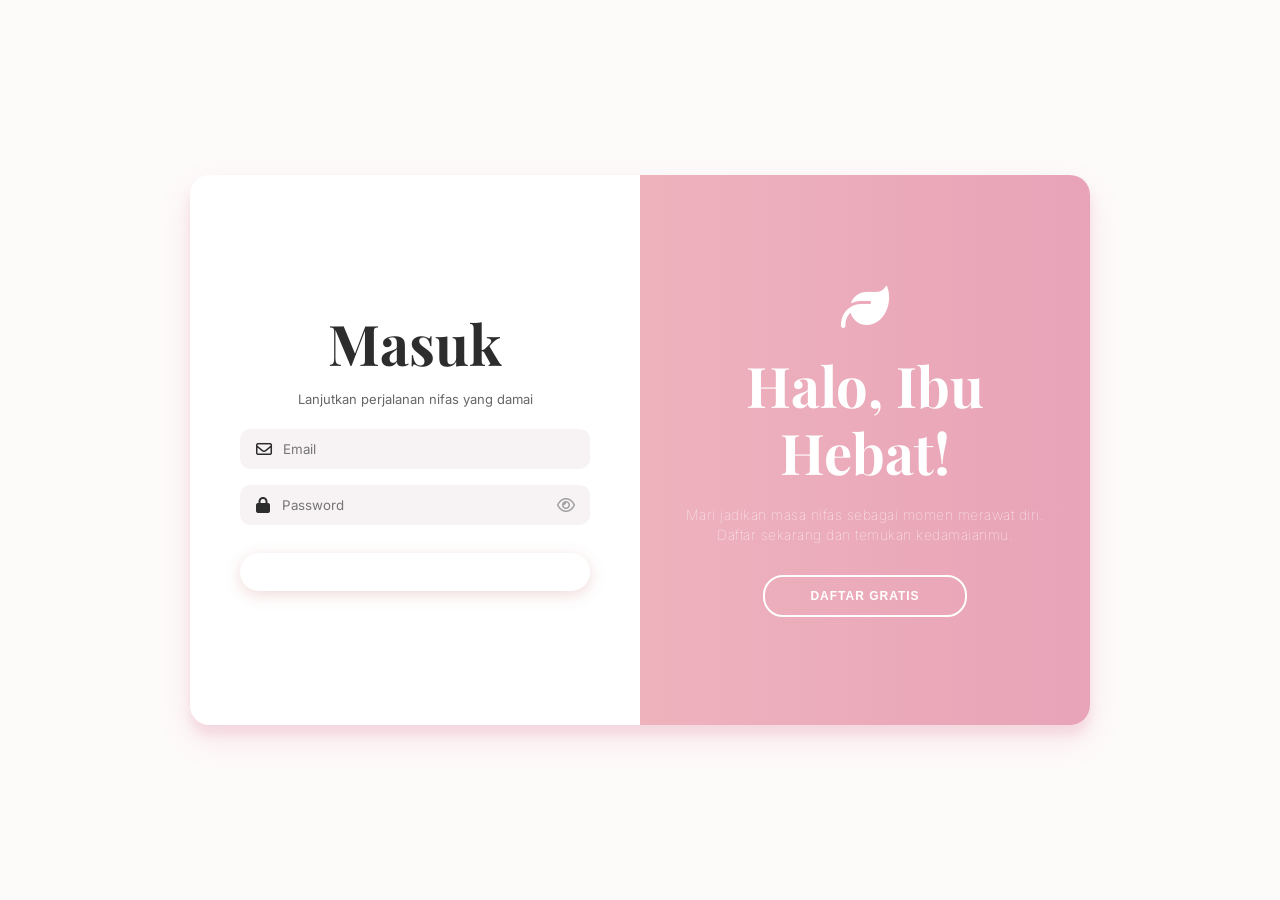
<file: login.html>
<!DOCTYPE html>
<html lang="id">

<head>
    <meta charset="UTF-8">
    <meta name="viewport" content="width=device-width, initial-scale=1.0">
    <title>Masuk / Daftar - Help moms</title>
    
    <!-- Google Fonts -->
    <link rel="preconnect" href="https://fonts.googleapis.com">
    <link rel="preconnect" href="https://fonts.gstatic.com" crossorigin>
    <link href="https://fonts.googleapis.com/css2?family=Inter:wght@300;400;500;600&family=Playfair+Display:ital,wght@0,500;0,700;1,500&display=swap" rel="stylesheet">
    
    <!-- Font Awesome -->
    <link rel="stylesheet" href="https://cdnjs.cloudflare.com/ajax/libs/font-awesome/6.4.0/css/all.min.css">
    
    <!-- CSS -->
    <link rel="stylesheet" href="style.css">
    <link rel="stylesheet" href="login.css">
</head>

<body class="login-body">
    <div class="login-wrapper">
        <a href="index.html" class="back-home-dummy"><i class="fa-solid fa-arrow-left"></i> Kembali</a>
        
        <div class="login-container" id="login-container">
            <!-- Form Daftar -->
            <div class="form-container sign-up-container">
                <form action="index.html" method="get">
                    <h1>Buat Akun</h1>
                    <div class="social-container">
                        <!-- Teks pembuka kecil -->
                        <span>Bergabung bersama ribuan ibu hebat</span>
                    </div>
                    <div class="input-group">
                        <i class="fa-regular fa-user"></i>
                        <input type="text" name="fullname" autocomplete="name" placeholder="Nama Lengkap" required />
                    </div>
                    <div class="input-group">
                        <i class="fa-regular fa-envelope"></i>
                        <input type="email" name="email" autocomplete="username" placeholder="Email" required />
                    </div>
                    <div class="input-group">
                        <i class="fa-solid fa-lock"></i>
                        <input type="password" name="password" autocomplete="new-password" placeholder="Password" id="signup-password" required />
                        <i class="fa-regular fa-eye toggle-password" data-target="signup-password" title="Tampilkan Password"></i>
                    </div>
                    <button type="submit" class="btn btn-primary login-btn">Daftar Sekarang</button>
                    <!-- Untuk mobile -->
                    <p class="mobile-toggle">Sudah punya akun? <a href="#" id="mobile-signIn">Masuk</a></p>
                </form>
            </div>
            
            <!-- Form Masuk -->
            <div class="form-container sign-in-container">
                <form action="index.html" method="get">
                    <h1>Masuk</h1>
                    <div class="social-container">
                        <span>Lanjutkan perjalanan nifas yang damai</span>
                    </div>
                    <div class="input-group">
                        <i class="fa-regular fa-envelope"></i>
                        <input type="email" name="email" autocomplete="username" placeholder="Email" required />
                    </div>
                    <div class="input-group">
                        <i class="fa-solid fa-lock"></i>
                        <input type="password" name="password" autocomplete="current-password" placeholder="Password" id="signin-password" required />
                        <i class="fa-regular fa-eye toggle-password" data-target="signin-password" title="Tampilkan Password"></i>
                    </div>
                    <button type="submit" class="btn btn-primary login-btn">Masuk</button>
                    <!-- Untuk mobile -->
                    <p class="mobile-toggle">Belum punya akun? <a href="#" id="mobile-signUp">Daftar Gratis</a></p>
                </form>
            </div>
            
            <!-- Panel Overlay (The Sliding Part) -->
            <div class="overlay-container">
                <div class="overlay">
                    <div class="overlay-panel overlay-left">
                        <i class="fa-solid fa-leaf overlay-logo"></i>
                        <h1>Selamat Datang Kembali!</h1>
                        <p>Tetap terhubung bersama kami untuk memantau perjalanan nifas dan perkembangan mental yang lebih sehat.</p>
                        <button class="ghost" id="signIn">Masuk</button>
                    </div>
                    <div class="overlay-panel overlay-right">
                        <i class="fa-solid fa-leaf overlay-logo"></i>
                        <h1>Halo, Ibu Hebat!</h1>
                        <p>Mari jadikan masa nifas sebagai momen merawat diri. Daftar sekarang dan temukan kedamaianmu.</p>
                        <button class="ghost" id="signUp">Daftar Gratis</button>
                    </div>
                </div>
            </div>
        </div>
    </div>

    <!-- Script Khusus Login -->
    <script>
        const signUpButton = document.getElementById('signUp');
        const signInButton = document.getElementById('signIn');
        const container = document.getElementById('login-container');
        
        // Versi Mobile
        const mobileSignUp = document.getElementById('mobile-signUp');
        const mobileSignIn = document.getElementById('mobile-signIn');

        // Event listener untuk tombol Desktop
        signUpButton.addEventListener('click', () => {
            container.classList.add("right-panel-active");
        });

        signInButton.addEventListener('click', () => {
            container.classList.remove("right-panel-active");
        });

        // Event listener untuk tombol Mobile
        if(mobileSignUp) {
            mobileSignUp.addEventListener('click', (e) => {
                e.preventDefault();
                container.classList.add("right-panel-active");
            });
        }

        if(mobileSignIn) {
            mobileSignIn.addEventListener('click', (e) => {
                e.preventDefault();
                container.classList.remove("right-panel-active");
            });
        }

        // Toggle Password Visibility
        const togglePasswords = document.querySelectorAll('.toggle-password');
        togglePasswords.forEach(toggle => {
            toggle.addEventListener('click', function() {
                const targetId = this.getAttribute('data-target');
                const input = document.getElementById(targetId);
                
                if (input.type === 'password') {
                    input.type = 'text';
                    this.classList.remove('fa-eye');
                    this.classList.add('fa-eye-slash');
                    this.title = "Sembunyikan Password";
                } else {
                    input.type = 'password';
                    this.classList.remove('fa-eye-slash');
                    this.classList.add('fa-eye');
                    this.title = "Tampilkan Password";
                }
            });
        });
    </script>
</body>
</html>
</file>
<file: style.css>
/* ===== CSS Reset & Variables ===== */
:root {
    /* Color Palette - Soft Pastel Vibe */
    --primary: #ef78b7;
    /* Soft Terracotta / Rose */
    --primary-light: #FCEBEA;
    /* Light Rose background */
    --secondary: #A096AF;
    /* Soft Lavender / Mauve */
    --accent-peach: #ede5e2;
    /* Peach */
    --accent-mint: #A3D2CA;
    /* Soft Mint */

    /* Neutral Colors */
    --dark-text: #2D2D2D;
    --gray-text: #666666;
    --light-bg: #FDFAFA;
    /* Very soft warm white */
    --white: #FFFFFF;

    /* Typography */
    --font-sans: 'Inter', sans-serif;
    --font-serif: 'Playfair Display', serif;

    /* Layout */
    --max-width: 1200px;
    --transition: 0.3s ease-in-out;
}

* {
    margin: 0;
    padding: 0;
    box-sizing: border-box;
}

html {
    scroll-behavior: smooth;
    font-size: 16px;
}

body {
    font-family: var(--font-sans);
    color: var(--dark-text);
    background-color: var(--light-bg);
    line-height: 1.6;
    overflow-x: hidden;
}

/* ===== Typography & Utilities ===== */
h1,
h2,
h3,
h4 {
    color: var(--dark-text);
    line-height: 1.2;
}

h1 {
    font-family: var(--font-serif);
    font-size: 3.5rem;
    font-weight: 700;
    margin-bottom: 1rem;
}

h2 {
    font-family: var(--font-serif);
    font-size: 2.5rem;
    margin-bottom: 1rem;
}

h3 {
    font-size: 1.25rem;
    font-weight: 600;
    margin-bottom: 0.5rem;
}

a {
    text-decoration: none;
    color: var(--dark-text);
    transition: var(--transition);
}

ul {
    list-style: none;
}

.badge {
    display: inline-block;
    padding: 0.5rem 1rem;
    background-color: var(--primary-light);
    color: var(--primary);
    border-radius: 20px;
    font-size: 0.85rem;
    font-weight: 600;
    margin-bottom: 1rem;
    letter-spacing: 0.5px;
}

/* ===== Buttons ===== */
.btn {
    display: inline-flex;
    align-items: center;
    justify-content: center;
    padding: 0.8rem 1.8rem;
    border-radius: 30px;
    font-weight: 500;
    cursor: pointer;
    transition: all 0.3s ease;
    border: none;
    gap: 0.5rem;
}

.btn-primary {
    background-color: var(--primary);
    color: var(--white);
    box-shadow: 0 4px 15px rgba(209, 137, 137, 0.3);
}

.btn-primary:hover {
    background-color: #be7575;
    transform: translateY(-4px) scale(1.02);
    box-shadow: 0 8px 25px rgba(209, 137, 137, 0.5);
    color: white;
}

.btn-secondary {
    background-color: var(--white);
    color: var(--primary);
    box-shadow: 0 4px 15px rgba(0, 0, 0, 0.05);
}

.btn-secondary:hover {
    background-color: var(--primary-light);
    transform: translateY(-4px) scale(1.02);
    box-shadow: 0 8px 20px rgba(0, 0, 0, 0.08);
}

.btn-outline {
    background-color: transparent;
    border: 2px solid var(--primary);
    color: var(--primary);
}

.btn-outline:hover {
    background-color: var(--primary);
    color: var(--white);
}

.btn-large {
    padding: 1rem 2.5rem;
    font-size: 1.1rem;
}

/* ===== Navbar ===== */
.navbar {
    position: fixed;
    top: 0;
    left: 0;
    width: 100%;
    padding: 1.2rem 5%;
    background-color: rgba(253, 250, 250, 0.9);
    backdrop-filter: blur(10px);
    z-index: 1000;
    transition: var(--transition);
    border-bottom: 1px solid transparent;
}

.navbar.scrolled {
    padding: 0.8rem 5%;
    box-shadow: 0 2px 20px rgba(0, 0, 0, 0.05);
    border-bottom: 1px solid rgba(0, 0, 0, 0.05);
}

.nav-container {
    max-width: var(--max-width);
    margin: 0 auto;
    display: flex;
    justify-content: space-between;
    align-items: center;
}

.logo {
    font-family: var(--font-serif);
    font-size: 1.5rem;
    font-weight: 700;
    color: var(--primary);
    display: flex;
    align-items: center;
    gap: 0.5rem;
}

.nav-links {
    display: flex;
    gap: 2rem;
}

.nav-links a {
    font-weight: 500;
    position: relative;
    padding-bottom: 0.25rem;
}

.nav-links a::after {
    content: '';
    position: absolute;
    bottom: 0;
    left: 0;
    width: 0;
    height: 2px;
    background-color: var(--primary);
    transition: width 0.3s ease;
}

.nav-links a:hover {
    color: var(--primary);
}

.nav-links a:hover::after {
    width: 100%;
}

.mobile-menu-btn {
    display: none;
    font-size: 1.5rem;
    color: var(--dark-text);
    background: none;
    border: none;
    cursor: pointer;
}

/* ===== Hero Section ===== */
.hero {
    min-height: 100vh;
    padding: 8rem 5% 4rem;
    max-width: var(--max-width);
    margin: 0 auto;
    display: flex;
    align-items: center;
    justify-content: space-between;
    gap: 4rem;
}

.hero-content {
    flex: 1;
    max-width: 600px;
}

.hero-content p {
    font-size: 1.1rem;
    color: var(--gray-text);
    margin-bottom: 2rem;
}

.hero-buttons {
    display: flex;
    gap: 1rem;
}

.hero-image {
    flex: 1;
    position: relative;
    border-radius: 20px;
}

.hero-image img {
    width: 100%;
    height: auto;
    min-height: 350px;
    border-radius: 30px 30px 100px 30px;
    box-shadow: 0 20px 40px rgba(0, 0, 0, 0.1);
    object-fit: cover;
    max-height: 600px;
    background-color: var(--primary-light);
    color: var(--gray-text);
    text-align: center;
}

.floating-card {
    position: absolute;
    bottom: 30px;
    left: -30px;
    background: var(--white);
    padding: 1.2rem;
    border-radius: 15px;
    box-shadow: 0 10px 30px rgba(0, 0, 0, 0.1);
    display: flex;
    align-items: center;
    gap: 1rem;
    animation: float 5s ease-in-out infinite, pulse-glow 3s infinite;
    z-index: 10;
}

.floating-card i {
    font-size: 2rem;
    color: var(--primary);
}

.floating-text strong {
    display: block;
    font-size: 1.2rem;
}

.floating-text span {
    font-size: 0.85rem;
    color: var(--gray-text);
}

@keyframes float {
    0% {
        transform: translateY(0);
    }

    50% {
        transform: translateY(-15px);
    }

    100% {
        transform: translateY(0);
    }
}

@keyframes pulse-glow {
    0% {
        box-shadow: 0 0 0 0 rgba(209, 137, 137, 0.4);
    }

    70% {
        box-shadow: 0 0 0 15px rgba(209, 137, 137, 0);
    }

    100% {
        box-shadow: 0 0 0 0 rgba(209, 137, 137, 0);
    }
}

/* ===== Features Section ===== */
.features {
    padding: 6rem 5%;
    background-color: var(--white);
}

.section-header {
    text-align: center;
    max-width: 600px;
    margin: 0 auto 4rem;
}

.section-header p {
    color: var(--gray-text);
}

.features-grid {
    max-width: var(--max-width);
    margin: 0 auto;
    display: grid;
    grid-template-columns: repeat(auto-fit, minmax(250px, 1fr));
    gap: 2rem;
}

.feature-card {
    background: var(--light-bg);
    padding: 2.5rem 1.5rem;
    border-radius: 20px;
    transition: all 0.3s ease;
    border: 1px solid rgba(0, 0, 0, 0.03);
    position: relative;
    overflow: hidden;
}

.feature-card::before {
    content: '';
    position: absolute;
    top: 0;
    left: 0;
    width: 100%;
    height: 4px;
    background: var(--primary);
    transform: scaleX(0);
    transform-origin: left;
    transition: transform 0.4s ease;
}

.feature-card:hover {
    transform: translateY(-12px);
    box-shadow: 0 20px 40px rgba(0, 0, 0, 0.08);
    background: var(--white);
    z-index: 2;
}

.feature-card:hover::before {
    transform: scaleX(1);
}

.feature-card:hover .feature-icon {
    transform: scale(1.1) rotate(5deg);
    transition: transform 0.3s ease;
}

.feature-icon {
    width: 60px;
    height: 60px;
    border-radius: 15px;
    display: flex;
    align-items: center;
    justify-content: center;
    font-size: 1.5rem;
    margin-bottom: 1.5rem;
}

.pink-bg {
    background-color: var(--primary-light);
    color: var(--primary);
}

.purple-bg {
    background-color: #F3EAF8;
    color: var(--secondary);
}

.mint-bg {
    background-color: #E2F6F3;
    color: var(--accent-mint);
}

.peach-bg {
    background-color: #FDF0E9;
    color: var(--accent-peach);
}

.feature-card p {
    color: var(--gray-text);
    font-size: 0.95rem;
    margin-bottom: 1.5rem;
}

.feature-link {
    font-weight: 600;
    font-size: 0.9rem;
    color: var(--primary);
    display: flex;
    align-items: center;
    gap: 0.5rem;
}

.feature-link:hover {
    gap: 0.8rem;
}

/* ===== Quote Section ===== */
.quote-section {
    padding: 6rem 5%;
    background-image: linear-gradient(135deg, var(--light-bg), var(--primary-light));
    text-align: center;
}

.quote-container {
    max-width: 800px;
    margin: 0 auto;
}

.quote-icon {
    font-size: 3rem;
    color: var(--primary);
    opacity: 0.3;
    margin-bottom: 1rem;
}

blockquote {
    font-family: var(--font-serif);
    font-size: 2rem;
    font-style: italic;
    color: var(--dark-text);
    line-height: 1.4;
}

/* ===== CTA Section ===== */
.cta-section {
    padding: 6rem 5%;
    background-color: var(--white);
}

.cta-box {
    max-width: 900px;
    margin: 0 auto;
    background-color: var(--primary);
    border-radius: 30px;
    padding: 4rem 2rem;
    text-align: center;
    color: var(--white);
    background-image: url('data:image/svg+xml;utf8,<svg width="100%" height="100%" xmlns="http://www.w3.org/2000/svg"><defs><pattern id="circles" width="100" height="100" patternUnits="userSpaceOnUse"><circle cx="50" cy="50" r="2" fill="rgba(255,255,255,0.2)"/></pattern></defs><rect width="100%" height="100%" fill="url(%23circles)"/></svg>');
}

.cta-box h2 {
    color: var(--white);
    margin-bottom: 1rem;
}

.cta-box p {
    font-size: 1.1rem;
    margin-bottom: 2rem;
    opacity: 0.9;
    max-width: 600px;
    margin-left: auto;
    margin-right: auto;
}

.cta-box .btn-primary {
    background-color: var(--white);
    color: var(--primary);
}

.cta-box .btn-primary:hover {
    background-color: var(--light-bg);
    transform: translateY(-4px) scale(1.05);
    box-shadow: 0 10px 30px rgba(0, 0, 0, 0.15);
}

/* ===== Footer ===== */
footer {
    background-color: #FAF4F4;
    padding: 5rem 5% 2rem;
}

.footer-container {
    max-width: var(--max-width);
    margin: 0 auto;
    display: grid;
    grid-template-columns: 1fr 2fr;
    gap: 4rem;
    margin-bottom: 3rem;
}

.footer-brand .logo {
    margin-bottom: 1rem;
}

.footer-brand p {
    color: var(--gray-text);
    margin-bottom: 1.5rem;
    max-width: 300px;
}

.social-links {
    display: flex;
    gap: 1rem;
}

.social-links a {
    width: 40px;
    height: 40px;
    border-radius: 50%;
    background: var(--white);
    display: flex;
    align-items: center;
    justify-content: center;
    color: var(--primary);
    box-shadow: 0 4px 10px rgba(0, 0, 0, 0.05);
}

.social-links a:hover {
    background: var(--primary);
    color: var(--white);
    transform: translateY(-3px);
}

.footer-links {
    display: flex;
    justify-content: space-around;
    gap: 2rem;
}

.link-group h4 {
    margin-bottom: 1.5rem;
    font-size: 1.1rem;
}

.link-group ul li {
    margin-bottom: 0.8rem;
}

.link-group ul li a {
    color: var(--gray-text);
}

.link-group ul li a:hover {
    color: var(--primary);
}

.footer-bottom {
    text-align: center;
    padding-top: 2rem;
    border-top: 1px solid rgba(0, 0, 0, 0.05);
    color: var(--gray-text);
    font-size: 0.9rem;
}

/* ===== Animations ===== */
.fade-in {
    opacity: 0;
    transform: translateY(30px);
    transition: opacity 0.8s ease-out, transform 0.8s ease-out;
}

.fade-in.appear {
    opacity: 1;
    transform: translateY(0);
}

.fade-in-up {
    animation: fadeInUp 1s ease-out forwards;
}

.delay-1 {
    animation-delay: 0.2s;
    transition-delay: 0.2s;
}

.delay-2 {
    animation-delay: 0.4s;
    transition-delay: 0.4s;
}

.delay-3 {
    animation-delay: 0.6s;
    transition-delay: 0.6s;
}

@keyframes fadeInUp {
    from {
        opacity: 0;
        transform: translateY(30px);
    }

    to {
        opacity: 1;
        transform: translateY(0);
    }
}

/* ===== Responsive Design ===== */
@media (max-width: 992px) {
    .hero {
        flex-direction: column;
        padding-top: 8rem;
        text-align: center;
        gap: 2rem;
    }

    .hero-content {
        max-width: 100%;
    }

    .hero-buttons {
        justify-content: center;
    }

    .floating-card {
        left: 50%;
        bottom: -20px;
        transform: translateX(-50%);
        width: 85%;
        max-width: 300px;
        justify-content: center;
    }

    h1 {
        font-size: 3rem;
    }
}

@media (max-width: 768px) {
    .nav-links {
        display: none;
        position: absolute;
        top: 100%;
        left: 0;
        width: 100%;
        background: var(--white);
        flex-direction: column;
        padding: 2rem;
        text-align: center;
        box-shadow: 0 10px 20px rgba(0, 0, 0, 0.05);
    }

    .nav-links.active {
        display: flex;
    }

    .navbar .btn {
        display: none;
    }

    .mobile-menu-btn {
        display: block;
    }

    .footer-container {
        grid-template-columns: 1fr;
        gap: 2rem;
    }

    .footer-links {
        flex-direction: column;
        gap: 2rem;
    }

    h1 {
        font-size: 2.5rem;
    }

    h2 {
        font-size: 2rem;
    }
}

/* ===== Mood Tracker Styles ===== */
.custom-orange-bg {
    background-color: #FFF3E0;
    color: #F57C00;
}

.mood-tracker-body {
    background-color: var(--light-bg);
}

.tracker-container {
    max-width: 800px;
    margin: 120px auto 50px;
    padding: 0 5%;
}

.tracker-header {
    text-align: center;
    margin-bottom: 3rem;
}

.tracker-header h1 {
    font-size: 2.5rem;
    margin-bottom: 0.5rem;
}

.tracker-header p {
    color: var(--gray-text);
    font-size: 1.1rem;
}

.mood-input-section {
    background: var(--white);
    padding: 2.5rem;
    border-radius: 20px;
    box-shadow: 0 10px 30px rgba(0, 0, 0, 0.03);
    margin-bottom: 3rem;
}

.mood-selector {
    display: flex;
    justify-content: space-between;
    gap: 1rem;
    margin-bottom: 2.5rem;
    flex-wrap: wrap;
}

.mood-btn {
    flex: 1;
    min-width: 100px;
    display: flex;
    flex-direction: column;
    align-items: center;
    gap: 1rem;
    background: none;
    border: 2px solid transparent;
    border-radius: 15px;
    padding: 1.5rem 1rem;
    cursor: pointer;
    transition: all 0.3s ease;
}

.mood-btn:hover {
    background: var(--light-bg);
    transform: translateY(-5px);
}

.mood-btn.active {
    border-color: var(--primary);
    background: var(--primary-light);
}

.mood-btn .icon-wrap {
    width: 60px;
    height: 60px;
    border-radius: 50%;
    display: flex;
    align-items: center;
    justify-content: center;
    font-size: 1.8rem;
    transition: transform 0.3s ease;
}

.mood-btn.active .icon-wrap {
    transform: scale(1.1);
}

.mood-btn span {
    font-weight: 500;
    color: var(--dark-text);
}

.journal-input {
    margin-bottom: 2rem;
}

.journal-input label {
    display: block;
    margin-bottom: 1rem;
    font-weight: 500;
    color: var(--dark-text);
}

.journal-input textarea {
    width: 100%;
    min-height: 120px;
    padding: 1rem;
    border-radius: 15px;
    border: 1px solid rgba(0, 0, 0, 0.1);
    font-family: var(--font-sans);
    resize: vertical;
    outline: none;
    transition: border-color 0.3s ease;
}

.journal-input textarea:focus {
    border-color: var(--primary);
}

.w-100 {
    width: 100%;
}

.mood-history-section {
    margin-top: 4rem;
}

.history-header {
    margin-bottom: 2rem;
}

.history-item {
    background: var(--white);
    padding: 1.5rem;
    border-radius: 15px;
    margin-bottom: 1rem;
    display: flex;
    gap: 1.5rem;
    box-shadow: 0 5px 15px rgba(0, 0, 0, 0.02);
    border-left: 5px solid var(--primary);
    transition: transform 0.3s ease;
}

.history-item:hover {
    transform: translateY(-3px);
    box-shadow: 0 8px 20px rgba(0, 0, 0, 0.05);
}

.history-icon {
    width: 50px;
    height: 50px;
    border-radius: 50%;
    display: flex;
    align-items: center;
    justify-content: center;
    font-size: 1.5rem;
    flex-shrink: 0;
}

.history-content {
    flex: 1;
}

.history-header-mini {
    display: flex;
    justify-content: space-between;
    align-items: center;
    margin-bottom: 0.5rem;
}

.history-mood-name {
    font-weight: 600;
    font-size: 1.1rem;
}

.history-date {
    font-size: 0.85rem;
    color: var(--gray-text);
}

.history-journal {
    color: var(--gray-text);
    font-style: italic;
    background: var(--light-bg);
    padding: 1rem;
    border-radius: 10px;
    margin-top: 0.5rem;
}

.empty-history {
    text-align: center;
    color: var(--gray-text);
    padding: 2rem;
    background: var(--white);
    border-radius: 15px;
    border: 1px dashed rgba(0, 0, 0, 0.1);
}

@media (max-width: 768px) {
    .mood-selector {
        justify-content: center;
    }

    .mood-btn {
        min-width: calc(33.333% - 1rem);
    }

    .history-header-mini {
        flex-direction: column;
        align-items: flex-start;
        gap: 0.2rem;
    }

    .history-item {
        flex-direction: column;
        gap: 1rem;
        align-items: center;
        text-align: center;
    }

    .history-content {
        display: flex;
        flex-direction: column;
        align-items: center;
        width: 100%;
    }

    .history-header-mini {
        align-items: center;
        width: 100%;
    }
}

@media (max-width: 480px) {
    .mood-btn {
        min-width: calc(50% - 1rem);
    }

    .tracker-header h1 {
        font-size: 2rem;
    }
}

/* ===== Recommendation Section ===== */
.recommendation-section {
    background: linear-gradient(135deg, #FFF0F0, #FCEBEA);
    padding: 2.5rem;
    border-radius: 20px;
    margin-bottom: 3rem;
    box-shadow: 0 10px 30px rgba(231, 55, 149, 0.08);
    border: 1px solid rgba(231, 55, 149, 0.1);
}

.recommendation-header {
    text-align: center;
    margin-bottom: 2rem;
}

.recommendation-header i {
    font-size: 2.5rem;
    color: var(--primary);
    margin-bottom: 1rem;
}

.recommendation-header h2 {
    font-size: 1.8rem;
    color: var(--dark-text);
    margin-bottom: 0.5rem;
}

.recommendation-header p {
    color: var(--gray-text);
    max-width: 600px;
    margin: 0 auto;
}

.article-list {
    display: flex;
    flex-direction: column;
    gap: 1rem;
}

.article-card {
    display: flex;
    align-items: center;
    background: var(--white);
    padding: 1.2rem 1.5rem;
    border-radius: 15px;
    gap: 1.5rem;
    box-shadow: 0 4px 15px rgba(0, 0, 0, 0.02);
    transition: all 0.3s ease;
    border-left: 4px solid transparent;
}

.article-card:hover {
    transform: translateY(-3px);
    box-shadow: 0 8px 25px rgba(0, 0, 0, 0.05);
}

.article-card:nth-child(1) {
    border-left-color: var(--primary);
}

.article-card:nth-child(2) {
    border-left-color: var(--accent-mint);
}

.article-icon {
    width: 60px;
    height: 60px;
    border-radius: 15px;
    display: flex;
    align-items: center;
    justify-content: center;
    font-size: 1.5rem;
    flex-shrink: 0;
}

.article-info {
    flex: 1;
}

.article-info h3 {
    font-size: 1.1rem;
    color: var(--dark-text);
    margin-bottom: 0.2rem;
}

.article-info p {
    font-size: 0.9rem;
    color: var(--gray-text);
}

.arrow-icon {
    font-size: 1.2rem;
    color: var(--gray-text);
    transition: transform 0.3s ease;
}

.article-card:hover .arrow-icon {
    transform: translateX(5px);
    color: var(--primary);
}

@media (max-width: 768px) {
    .recommendation-section {
        padding: 1.5rem;
    }

    .article-card {
        flex-direction: column;
        text-align: center;
        gap: 1rem;
        position: relative;
        padding-bottom: 2.5rem;
    }

    .article-info {
        display: flex;
        flex-direction: column;
        align-items: center;
    }

    .arrow-icon {
        position: absolute;
        bottom: 1rem;
        right: 50%;
        transform: translateX(50%) rotate(90deg);
        top: auto;
    }

    .article-card:hover .arrow-icon {
        transform: translate(50%, 5px) rotate(90deg);
    }
}

/* ===== Article Content Styles ===== */
.article-read-container {
    max-width: 800px;
    margin: 120px auto 50px;
    padding: 3rem;
    background: var(--white);
    border-radius: 20px;
    box-shadow: 0 10px 30px rgba(0, 0, 0, 0.03);
}

.article-read-container h1 {
    font-size: 2.5rem;
    margin-bottom: 1rem;
    color: var(--primary);
}

.article-meta {
    color: var(--gray-text);
    font-size: 0.95rem;
    margin-bottom: 2.5rem;
    display: flex;
    gap: 1.5rem;
    align-items: center;
    border-bottom: 1px solid rgba(0, 0, 0, 0.05);
    padding-bottom: 1.5rem;
}

.article-body {
    font-size: 1.1rem;
    line-height: 1.8;
    color: var(--dark-text);
}

.article-body h2 {
    font-size: 1.8rem;
    margin-top: 2.5rem;
    margin-bottom: 1rem;
    color: var(--dark-text);
}

.article-body ul {
    margin-bottom: 1.5rem;
    padding-left: 1.5rem;
}

.article-body li {
    margin-bottom: 0.8rem;
}

.article-body p {
    margin-bottom: 1.5rem;
}

.article-body .highlight-box {
    background: var(--primary-light);
    padding: 1.5rem;
    border-radius: 15px;
    border-left: 4px solid var(--primary);
    margin: 2rem 0;
}

@media (max-width: 768px) {
    .article-read-container {
        padding: 2rem 1.5rem;
        margin-top: 100px;
    }

    .article-read-container h1 {
        font-size: 2rem;
    }

    .article-meta {
        flex-direction: column;
        align-items: flex-start;
        gap: 0.5rem;
    }
}

/* ===== Jadwal & Pengingat Styles ===== */

/* Profile Section */
.baby-profile-form {
    display: flex;
    flex-wrap: wrap;
    gap: 1.5rem;
    align-items: flex-end;
}

.baby-profile-form .input-group {
    flex: 1;
    min-width: 200px;
    display: flex;
    flex-direction: column;
}

.baby-profile-form .input-group label {
    font-size: 0.9rem;
    font-weight: 500;
    margin-bottom: 0.5rem;
    color: var(--dark-text);
}

.baby-profile-form .input-group input {
    padding: 0.8rem 1rem;
    border: 1px solid rgba(0, 0, 0, 0.1);
    border-radius: 10px;
    font-family: var(--font-sans);
    outline: none;
    transition: var(--transition);
}

.baby-profile-form .input-group input:focus {
    border-color: var(--primary);
    box-shadow: 0 0 0 3px rgba(239, 120, 183, 0.1);
}

/* Quick Log Section */
.quick-log-section {
    background: var(--white);
    padding: 2.5rem;
    border-radius: 20px;
    box-shadow: 0 10px 30px rgba(0, 0, 0, 0.03);
    margin-bottom: 3rem;
    position: relative;
}

.quick-log-grid {
    display: flex;
    flex-wrap: wrap;
    gap: 1.5rem;
}

.quick-log-btn {
    flex: 1;
    min-width: 140px;
    display: flex;
    flex-direction: column;
    align-items: center;
    gap: 1rem;
    padding: 1.5rem 1rem;
    border-radius: 15px;
    border: none;
    background: var(--light-bg);
    cursor: pointer;
    transition: all 0.3s ease;
    box-shadow: 0 4px 10px rgba(0,0,0,0.02);
}

.quick-log-btn:hover {
    transform: translateY(-5px);
    box-shadow: 0 10px 20px rgba(0,0,0,0.05);
}

.ql-icon {
    width: 60px;
    height: 60px;
    border-radius: 50%;
    display: flex;
    align-items: center;
    justify-content: center;
    font-size: 1.8rem;
    transition: transform 0.3s ease;
}

.quick-log-btn:hover .ql-icon {
    transform: scale(1.1);
}

.mom-care .ql-icon { background: var(--primary-light); color: var(--primary); }
.baby-care .ql-icon { background: #E2F6F3; color: var(--accent-mint); }
.sleep-care .ql-icon { background: #F3EAF8; color: var(--secondary); }

.quick-log-btn span {
    font-weight: 500;
    font-size: 1rem;
    color: var(--dark-text);
}

/* Toast */
.toast {
    position: fixed;
    bottom: 30px;
    left: 50%;
    transform: translate(-50%, 20px);
    background: var(--dark-text);
    color: var(--white);
    padding: 1rem 2rem;
    border-radius: 30px;
    display: flex;
    align-items: center;
    gap: 0.8rem;
    z-index: 9999;
    opacity: 0;
    transition: all 0.3s ease;
    box-shadow: 0 10px 30px rgba(0,0,0,0.15);
    pointer-events: none;
}

.toast.show {
    opacity: 1;
    transform: translate(-50%, 0);
}

.toast.hide {
    opacity: 0;
    transform: translate(-50%, -20px);
}

.toast i { color: var(--accent-mint); font-size: 1.2rem; }

/* Timeline Section */
.timeline-section {
    background: var(--white);
    padding: 2.5rem;
    border-radius: 20px;
    box-shadow: 0 10px 30px rgba(0, 0, 0, 0.03);
    margin-bottom: 3rem;
}

.timeline-header {
    display: flex;
    justify-content: space-between;
    align-items: center;
    margin-bottom: 2rem;
    flex-wrap: wrap;
    gap: 1rem;
}

.baby-age-badge {
    background: var(--primary-light);
    color: var(--primary);
    padding: 0.5rem 1rem;
    border-radius: 20px;
    font-weight: 600;
    font-size: 0.9rem;
}

.timeline-container {
    position: relative;
    padding-left: 2rem;
}

.timeline-container::before {
    content: '';
    position: absolute;
    left: 7px;
    top: 0;
    bottom: 0;
    width: 2px;
    background: rgba(0,0,0,0.05);
}

.timeline-item {
    position: relative;
    padding-bottom: 2.5rem;
}

.timeline-item:last-child {
    padding-bottom: 0;
}

.timeline-marker {
    position: absolute;
    left: -2rem;
    top: 5px;
    width: 16px;
    height: 16px;
    border-radius: 50%;
    background: var(--white);
    border: 3px solid #ccc;
    z-index: 1;
    transform: translateX(1px);
}

.timeline-item.past .timeline-marker { border-color: var(--accent-mint); background: var(--accent-mint); }
.timeline-item.current .timeline-marker { border-color: var(--primary); background: var(--primary); box-shadow: 0 0 0 4px var(--primary-light); }
.timeline-item.future .timeline-marker { border-color: #eee; }

.timeline-content {
    background: var(--light-bg);
    padding: 1.5rem;
    border-radius: 15px;
    border: 1px solid rgba(0,0,0,0.02);
    transition: var(--transition);
}

.timeline-item.current .timeline-content {
    border-color: var(--primary-light);
    box-shadow: 0 5px 15px rgba(239, 120, 183, 0.05);
}

.timeline-meta {
    display: flex;
    justify-content: space-between;
    margin-bottom: 0.5rem;
    font-size: 0.85rem;
}

.timeline-month { font-weight: 600; color: var(--primary); }
.timeline-date { color: var(--gray-text); }

.timeline-vaccines { font-size: 1.1rem; margin-bottom: 0.5rem; color: var(--dark-text); }
.timeline-notes { font-size: 0.95rem; color: var(--gray-text); margin-bottom: 1rem; }

.btn-booking { padding: 0.5rem 1rem; font-size: 0.9rem; }

.booking-info {
    font-size: 0.9rem;
    background: #E2F6F3;
    color: #1e6d60;
    padding: 1rem;
    border-radius: 10px;
    border-left: 3px solid var(--accent-mint);
}

.btn-text {
    background: none;
    border: none;
    color: var(--primary);
    font-weight: 600;
    cursor: pointer;
    font-size: 0.9rem;
    margin-top: 0.5rem;
    text-decoration: underline;
}

/* Modal */
.modal-overlay {
    position: fixed;
    top: 0; left: 0; width: 100%; height: 100%;
    background: rgba(0,0,0,0.5);
    backdrop-filter: blur(5px);
    z-index: 10000;
    display: flex;
    align-items: center;
    justify-content: center;
    opacity: 1;
    transition: opacity 0.3s ease;
}

.modal-overlay.hidden {
    opacity: 0;
    pointer-events: none;
    display: none;
}

.modal-content {
    background: var(--white);
    width: 90%;
    max-width: 500px;
    border-radius: 20px;
    padding: 2rem;
    box-shadow: 0 20px 40px rgba(0,0,0,0.2);
    transform: translateY(0);
    transition: transform 0.3s ease;
}

.modal-overlay.hidden .modal-content {
    transform: translateY(30px);
}

.modal-header {
    display: flex;
    justify-content: space-between;
    align-items: center;
    margin-bottom: 1.5rem;
}

.close-modal-btn {
    background: none; border: none; font-size: 1.5rem; color: var(--gray-text); cursor: pointer;
}

.modal-body { margin-bottom: 2rem; }
.modal-body .input-group { 
    display: flex;
    flex-direction: column;
    margin-bottom: 1rem; 
}

.modal-body .input-group label {
    font-size: 0.9rem;
    font-weight: 500;
    margin-bottom: 0.5rem;
}

.modal-body .input-group input {
    padding: 0.8rem 1rem;
    border: 1px solid rgba(0, 0, 0, 0.1);
    border-radius: 10px;
    font-family: var(--font-sans);
    outline: none;
}
</file>
<file: login.css>
/* login.css - Khusus untuk halaman sliding login */

.login-body {
    background: var(--light-bg);
    display: flex;
    justify-content: center;
    align-items: center;
    flex-direction: column;
    font-family: var(--font-sans);
    height: 100vh;
    margin: 0;
    overflow: hidden;
}

.login-wrapper {
    position: relative;
    width: 100%;
    height: 100%;
    display: flex;
    justify-content: center;
    align-items: center;
}

.back-home-dummy {
    position: absolute;
    top: 30px;
    left: 40px;
    font-weight: 600;
    color: var(--primary-solid);
    display: none; /* Disembunyikan di prototype ini krn alurnya maju */
}

h1 {
    font-weight: bold;
    margin: 0;
    color: var(--primary-solid);
}

p {
    font-size: 14px;
    font-weight: 100;
    line-height: 20px;
    letter-spacing: 0.5px;
    margin: 20px 0 30px;
}

span {
    font-size: 13px;
    color: var(--gray-text);
    margin-bottom: 20px;
}

.login-container {
    background-color: #fff;
    border-radius: 20px;
    box-shadow: 0 14px 28px rgba(232, 163, 184, 0.25), 
                0 10px 10px rgba(232, 163, 184, 0.22);
    position: relative;
    overflow: hidden;
    width: 900px;
    max-width: 100%;
    min-height: 550px;
    transition: var(--transition);
}

.form-container {
    position: absolute;
    top: 0;
    height: 100%;
    transition: all 0.6s ease-in-out;
}

.form-container form {
    background-color: #ffffff;
    display: flex;
    align-items: center;
    justify-content: center;
    flex-direction: column;
    padding: 0 50px;
    height: 100%;
    text-align: center;
}

.social-container {
    margin: 10px 0;
}

.input-group {
    background-color: #f7f3f5;
    border: none;
    padding: 12px 15px;
    margin: 8px 0;
    width: 100%;
    border-radius: 10px;
    display: flex;
    align-items: center;
    gap: 10px;
    transition: border 0.3s;
}

.input-group i {
    color: var(--primary-solid);
    width: 20px;
}

.input-group input {
    background: transparent;
    border: none;
    outline: none;
    width: 100%;
    font-family: var(--font-sans);
    color: var(--dark-text);
}

.input-group i.toggle-password {
    color: #a0a0a0;
    cursor: pointer;
    transition: color 0.3s;
}

.input-group i.toggle-password:hover {
    color: var(--primary-solid);
}

.login-btn {
    border-radius: 20px;
    border: 1px solid var(--primary-solid);
    background-color: var(--primary-solid);
    color: #FFFFFF;
    font-size: 12px;
    font-weight: bold;
    padding: 12px 45px;
    letter-spacing: 1px;
    text-transform: uppercase;
    transition: transform 80ms ease-in;
    margin-top: 20px;
    width: 100%;
}

.login-btn:active {
    transform: scale(0.95);
}

button.ghost {
    background-color: transparent;
    border-color: #FFFFFF;
    color: #FFFFFF;
    border-radius: 20px;
    border: 2px solid #FFFFFF;
    font-size: 12px;
    font-weight: bold;
    padding: 12px 45px;
    letter-spacing: 1px;
    text-transform: uppercase;
    transition: transform 80ms ease-in, background-color 0.3s;
    cursor: pointer;
}

button.ghost:active {
    transform: scale(0.95);
}

button.ghost:hover {
    background-color: rgba(255,255,255,0.2);
}

.sign-in-container {
    left: 0;
    width: 50%;
    z-index: 2;
}

.sign-up-container {
    left: 0;
    width: 50%;
    opacity: 0;
    z-index: 1;
}

.login-container.right-panel-active .sign-in-container {
    transform: translateX(100%);
}

.login-container.right-panel-active .sign-up-container {
    transform: translateX(100%);
    opacity: 1;
    z-index: 5;
    animation: show 0.6s;
}

@keyframes show {
    0%, 49.99% {
        opacity: 0;
        z-index: 1;
    }
    
    50%, 100% {
        opacity: 1;
        z-index: 5;
    }
}

.overlay-container {
    position: absolute;
    top: 0;
    left: 50%;
    width: 50%;
    height: 100%;
    overflow: hidden;
    transition: transform 0.6s ease-in-out;
    z-index: 100;
}

.login-container.right-panel-active .overlay-container {
    transform: translateX(-100%);
}

.overlay {
    background: var(--primary-solid);
    background: -webkit-linear-gradient(to right, #f4c2c2, #e8a3b8);
    background: linear-gradient(to right, #f4c2c2, #e8a3b8);
    background-repeat: no-repeat;
    background-size: cover;
    background-position: 0 0;
    color: #FFFFFF;
    position: relative;
    left: -100%;
    height: 100%;
    width: 200%;
    transform: translateX(0);
    transition: transform 0.6s ease-in-out;
}

.login-container.right-panel-active .overlay {
    transform: translateX(50%);
}

.overlay-panel {
    position: absolute;
    display: flex;
    align-items: center;
    justify-content: center;
    flex-direction: column;
    padding: 0 40px;
    text-align: center;
    top: 0;
    height: 100%;
    width: 50%;
    transform: translateX(0);
    transition: transform 0.6s ease-in-out;
}

.overlay-logo {
    font-size: 3rem;
    margin-bottom: 20px;
}

.overlay-panel h1 {
    color: white;
}

.overlay-left {
    transform: translateX(-20%);
}

.login-container.right-panel-active .overlay-left {
    transform: translateX(0);
}

.overlay-right {
    right: 0;
    transform: translateX(0);
}

.login-container.right-panel-active .overlay-right {
    transform: translateX(20%);
}

.mobile-toggle {
    display: none;
    margin-top: 20px;
    font-size: 13px;
}
.mobile-toggle a {
    color: var(--primary-solid);
    font-weight: bold;
}

/* Responsive */
@media (max-width: 768px) {
    .login-container {
        width: 100%;
        height: 100vh;
        border-radius: 0;
        min-height: 100vh;
    }
    
    .overlay-container {
        display: none;
    }
    
    .sign-in-container, .sign-up-container {
        width: 100%;
        transition: opacity 0.3s ease-in-out;
    }
    
    /* Simulate sliding by fading on mobile */
    .sign-in-container {
        transform: none !important;
        opacity: 1;
        z-index: 5;
    }
    
    .sign-up-container {
        transform: none !important;
        opacity: 0;
        z-index: 1;
    }
    
    .login-container.right-panel-active .sign-in-container {
        transform: none !important;
        opacity: 0;
        z-index: 1;
    }
    
    .login-container.right-panel-active .sign-up-container {
        transform: none !important;
        opacity: 1;
        z-index: 5;
    }
    
    .mobile-toggle {
        display: block;
    }
}
</file>
